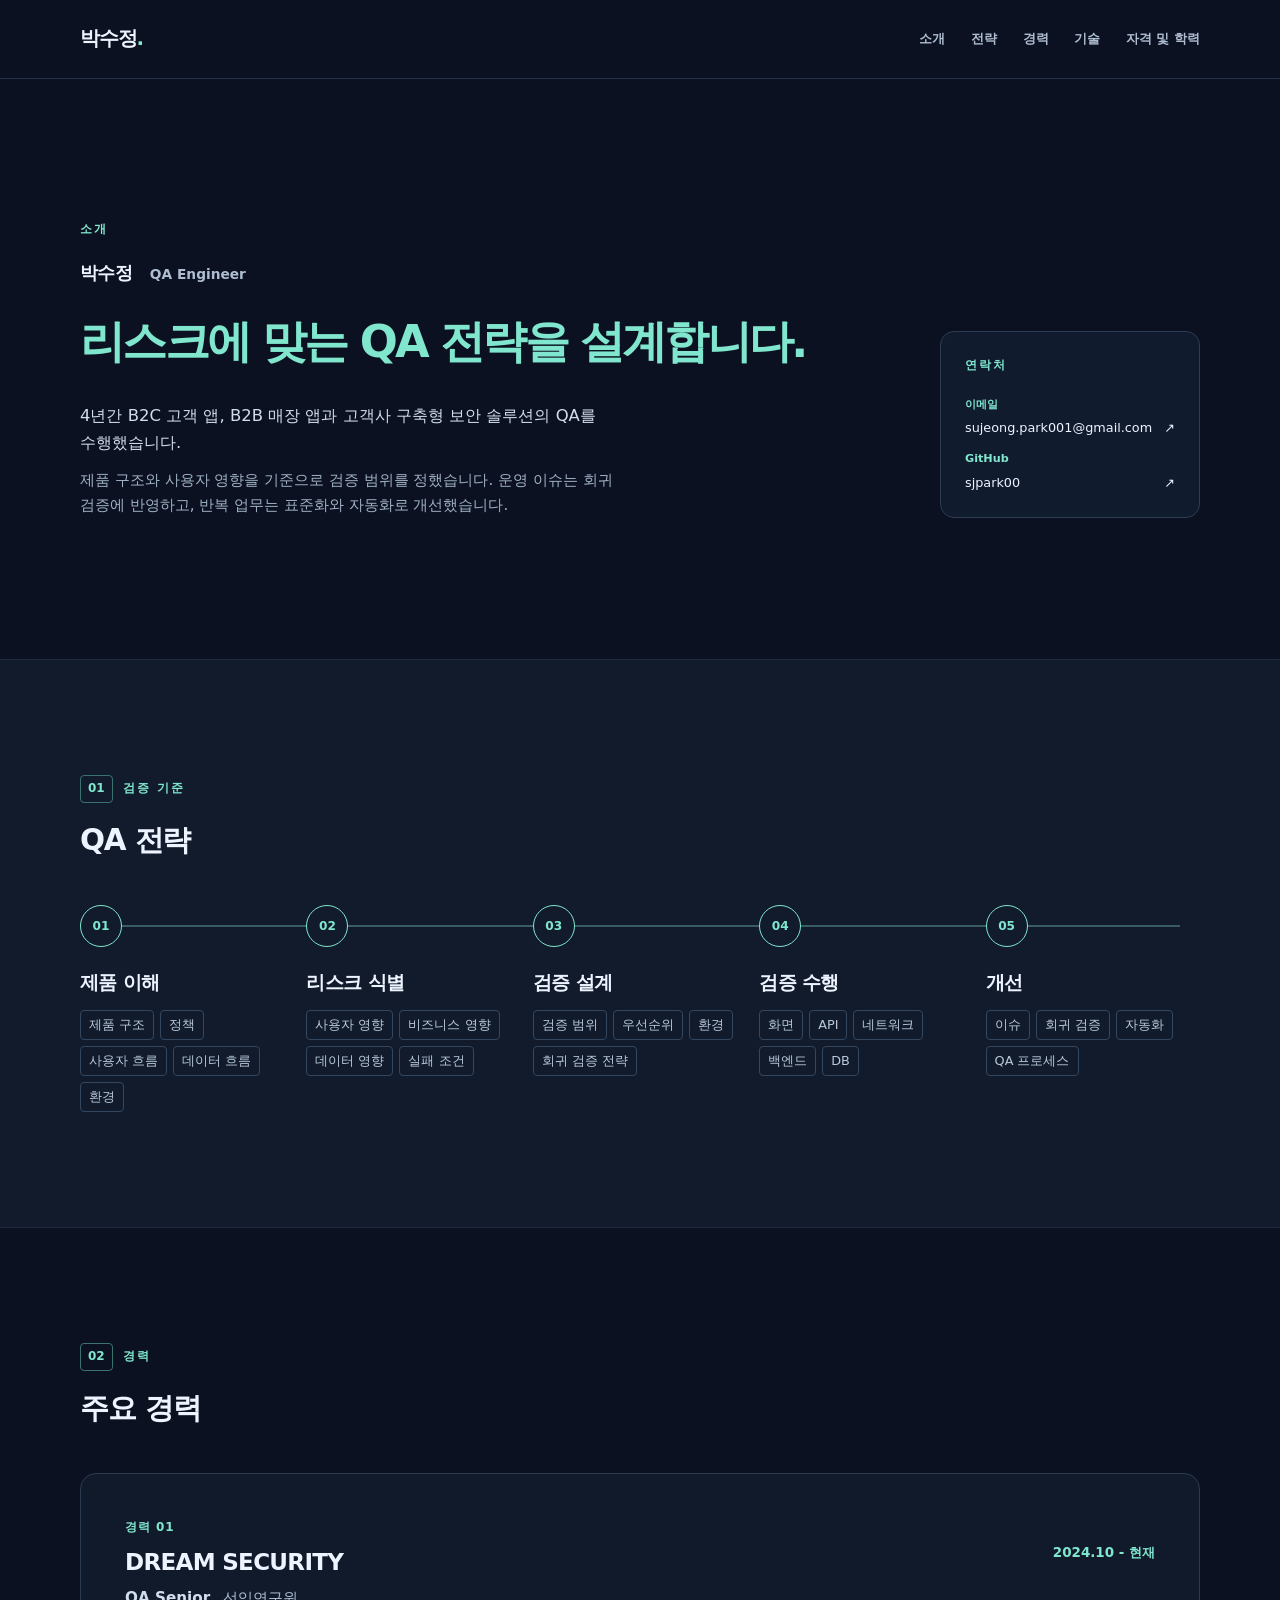
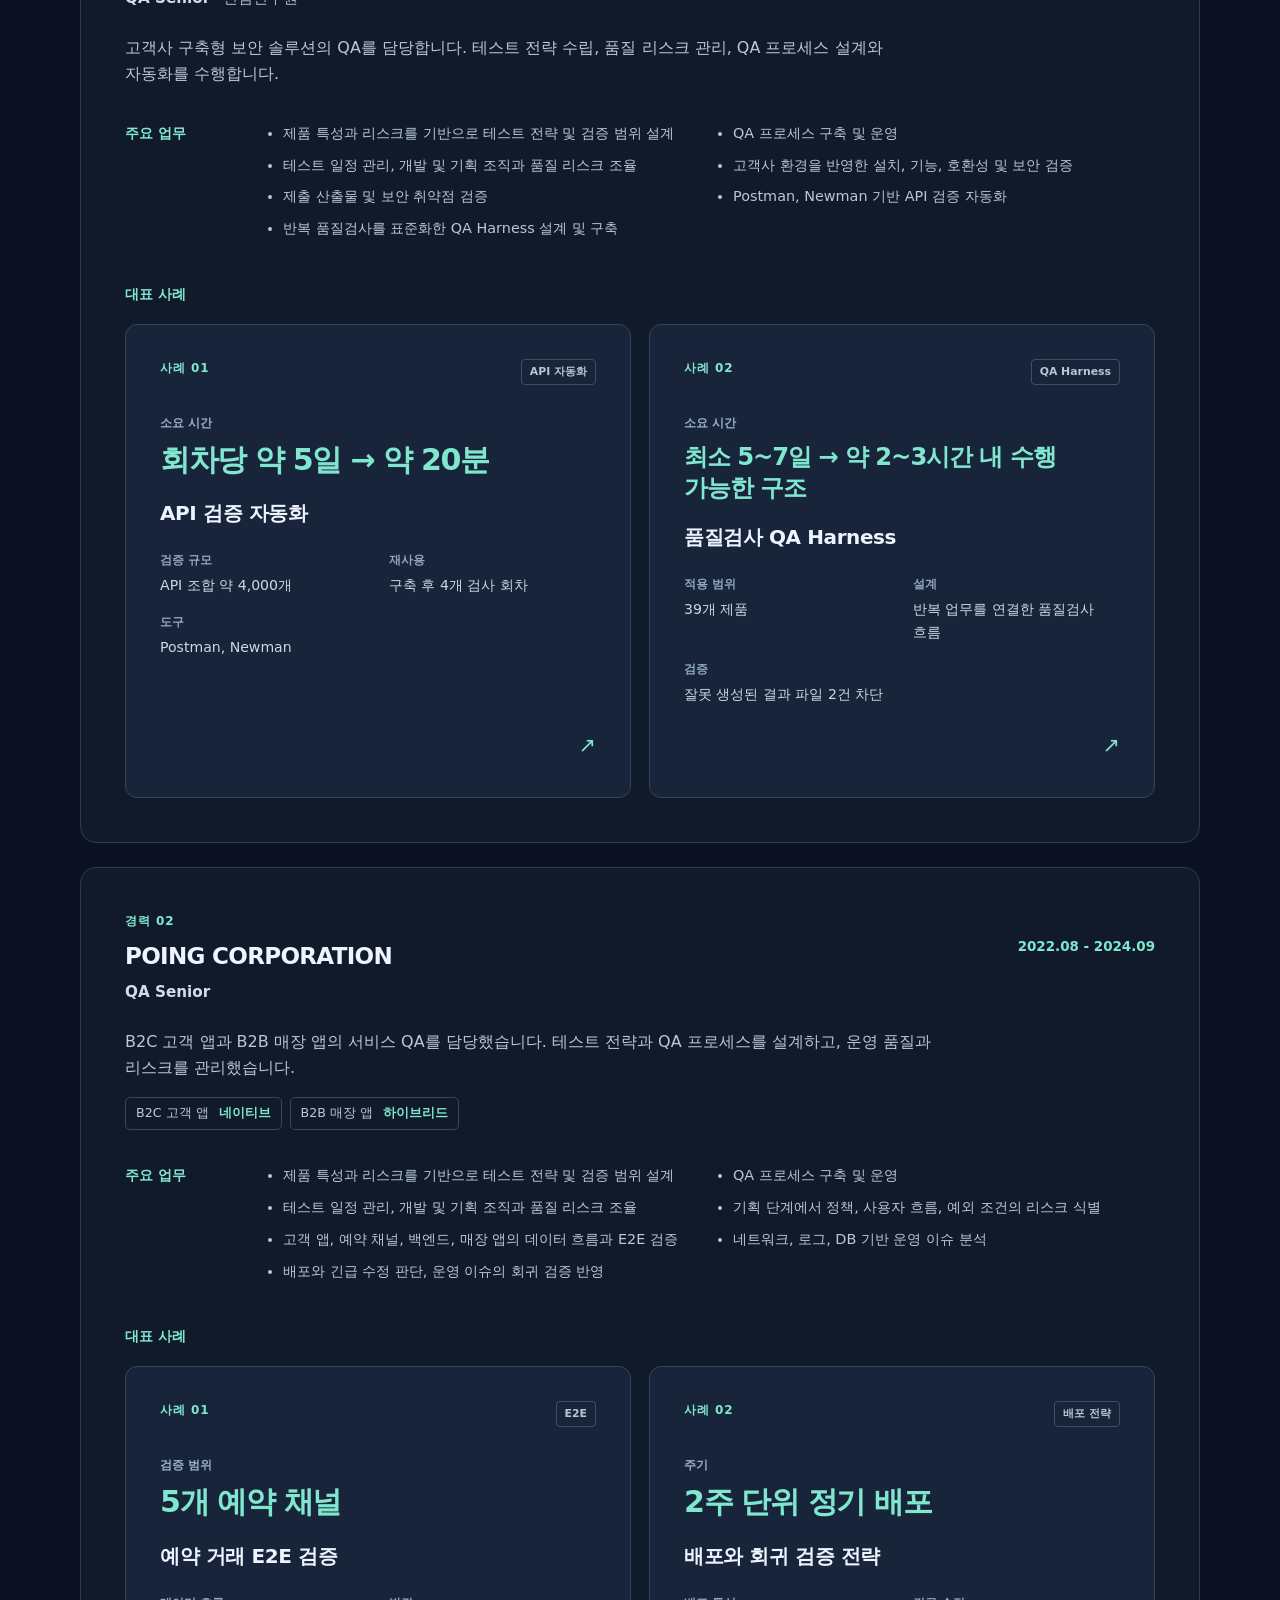
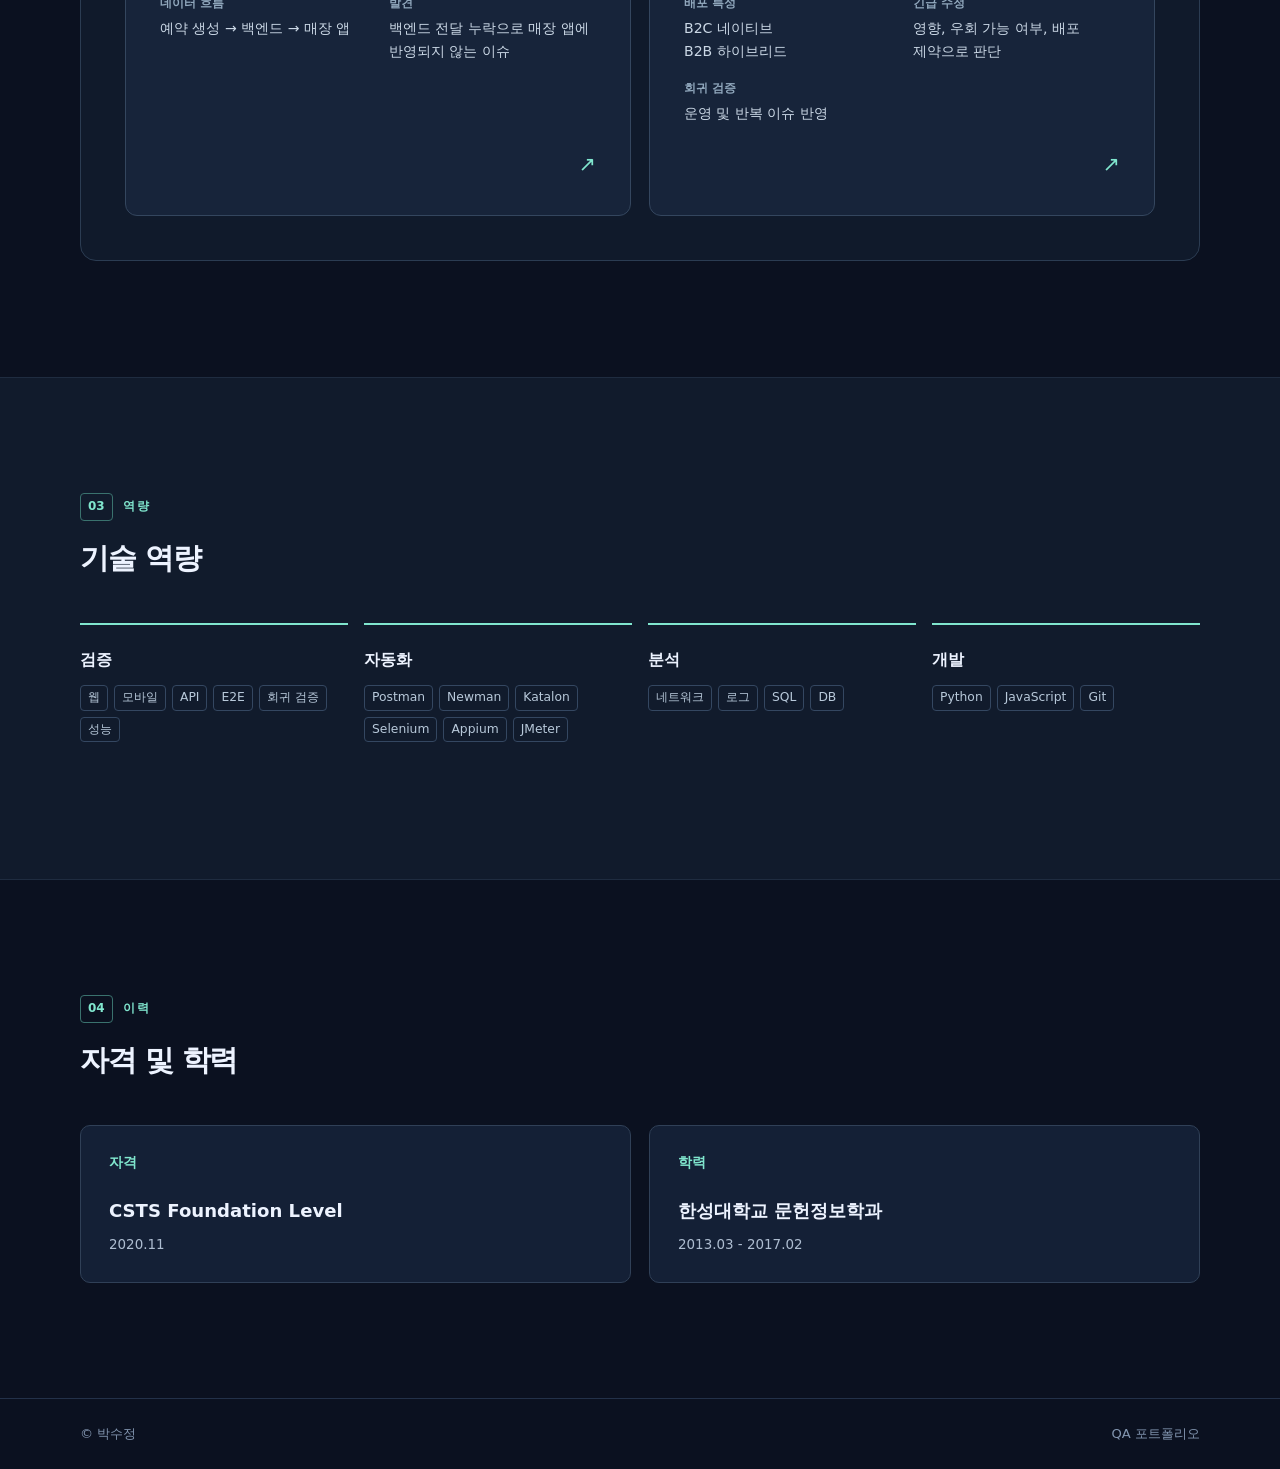
<file: index.html>
<!doctype html>
<html lang="ko">
<head>
  <meta charset="utf-8">
  <meta name="viewport" content="width=device-width, initial-scale=1">
  <meta name="description" content="제품 구조와 사용자 영향을 이해하고 리스크에 맞는 QA 전략을 설계하는 박수정의 포트폴리오">
  <title>박수정 | QA Engineer</title>
  <link rel="stylesheet" href="assets/style.css">
</head>
<body>
  <a class="skip-link" href="#main">본문으로 이동</a>
  <header class="site-header">
    <div class="container header-inner">
      <a class="brand" href="#about" aria-label="박수정 홈">박수정<span>.</span></a>
      <nav class="site-nav" aria-label="주 메뉴">
        <a href="#about">소개</a><a href="#strategy">전략</a><a href="#experience">경력</a><a href="#skills">기술</a><a href="#education">자격 및 학력</a>
      </nav>
    </div>
  </header>

  <main id="main">
    <section class="hero container" id="about" aria-labelledby="hero-title">
      <div class="hero-copy">
        <p class="eyebrow">소개</p>
        <p class="hero-name">박수정 <span>QA Engineer</span></p>
        <h1 id="hero-title"><span>리스크에 맞는 QA 전략을 설계합니다.</span></h1>
        <p class="lead">4년간 B2C 고객 앱, B2B 매장 앱과 고객사 구축형 보안 솔루션의 QA를 수행했습니다.</p>
        <p class="supporting-copy">제품 구조와 사용자 영향을 기준으로 검증 범위를 정했습니다. 운영 이슈는 회귀 검증에 반영하고, 반복 업무는 표준화와 자동화로 개선했습니다.</p>
      </div>
      <aside class="profile-card" aria-label="연락처">
        <p class="eyebrow">연락처</p>
        <div class="profile-links">
          <div><span>이메일</span><a href="mailto:sujeong.park001@gmail.com">sujeong.park001@gmail.com <span aria-hidden="true">↗</span></a></div>
          <div><span>GitHub</span><a href="https://github.com/sjpark00">sjpark00 <span aria-hidden="true">↗</span></a></div>
        </div>
      </aside>
    </section>

    <section class="section section-tint" id="strategy" aria-labelledby="strategy-title">
      <div class="container">
        <div class="section-heading"><p class="eyebrow"><span>01</span>검증 기준</p><h2 id="strategy-title">QA 전략</h2></div>
        <ol class="strategy-flow">
          <li><span class="step-number">01</span><h3>제품 이해</h3><ul class="term-list"><li>제품 구조</li><li>정책</li><li>사용자 흐름</li><li>데이터 흐름</li><li>환경</li></ul></li>
          <li><span class="step-number">02</span><h3>리스크 식별</h3><ul class="term-list"><li>사용자 영향</li><li>비즈니스 영향</li><li>데이터 영향</li><li>실패 조건</li></ul></li>
          <li><span class="step-number">03</span><h3>검증 설계</h3><ul class="term-list"><li>검증 범위</li><li>우선순위</li><li>환경</li><li>회귀 검증 전략</li></ul></li>
          <li><span class="step-number">04</span><h3>검증 수행</h3><ul class="term-list"><li>화면</li><li>API</li><li>네트워크</li><li>백엔드</li><li>DB</li></ul></li>
          <li><span class="step-number">05</span><h3>개선</h3><ul class="term-list"><li>이슈</li><li>회귀 검증</li><li>자동화</li><li>QA 프로세스</li></ul></li>
        </ol>
      </div>
    </section>

    <section class="section container" id="experience" aria-labelledby="experience-title">
      <div class="section-heading"><p class="eyebrow"><span>02</span>경력</p><h2 id="experience-title">주요 경력</h2></div>

      <article class="experience" id="dream-security" aria-labelledby="dream-title">
        <header class="experience-header">
          <div><p class="experience-number">경력 01</p><h3 id="dream-title">DREAM SECURITY</h3><p class="experience-role">QA Senior <span>선임연구원</span></p></div>
          <time class="experience-date">2024.10 - 현재</time>
        </header>
        <p class="experience-summary">고객사 구축형 보안 솔루션의 QA를 담당합니다. 테스트 전략 수립, 품질 리스크 관리, QA 프로세스 설계와 자동화를 수행합니다.</p>
        <div class="responsibilities"><h4>주요 업무</h4><ul>
          <li>제품 특성과 리스크를 기반으로 테스트 전략 및 검증 범위 설계</li>
          <li>QA 프로세스 구축 및 운영</li>
          <li>테스트 일정 관리, 개발 및 기획 조직과 품질 리스크 조율</li>
          <li>고객사 환경을 반영한 설치, 기능, 호환성 및 보안 검증</li>
          <li>제출 산출물 및 보안 취약점 검증</li>
          <li>Postman, Newman 기반 API 검증 자동화</li>
          <li>반복 품질검사를 표준화한 QA Harness 설계 및 구축</li>
        </ul></div>
        <h4 class="cases-heading">대표 사례</h4>
        <div class="case-grid">
          <a class="case-card" href="cases/security-api-automation.html" aria-label="약 4,000개 API 조합을 5일에서 20분으로, 상세 페이지">
            <div class="case-top"><span class="case-index">사례 01</span><span class="case-tag">API 자동화</span></div>
            <dl class="case-feature"><div><dt>소요 시간</dt><dd><strong>회차당 약 5일 → 약 20분</strong></dd></div></dl>
            <h5>API 검증 자동화</h5>
            <dl class="case-details"><div><dt>검증 규모</dt><dd>API 조합 약 4,000개</dd></div><div><dt>재사용</dt><dd>구축 후 4개 검사 회차</dd></div><div><dt>도구</dt><dd>Postman, Newman</dd></div></dl>
            <span class="case-link" aria-hidden="true">↗</span>
          </a>
          <a class="case-card" href="cases/security-qa-harness.html" aria-label="다수 제품의 반복 품질검사를 위한 QA Harness 구축, 상세 페이지">
            <div class="case-top"><span class="case-index">사례 02</span><span class="case-tag">QA Harness</span></div>
            <dl class="case-feature case-feature-long"><div><dt>소요 시간</dt><dd><strong>최소 5~7일 → 약 2~3시간 내 수행 가능한 구조</strong></dd></div></dl>
            <h5>품질검사 QA Harness</h5>
            <dl class="case-details"><div><dt>적용 범위</dt><dd>39개 제품</dd></div><div><dt>설계</dt><dd>반복 업무를 연결한 품질검사 흐름</dd></div><div><dt>검증</dt><dd>잘못 생성된 결과 파일 2건 차단</dd></div></dl>
            <span class="case-link" aria-hidden="true">↗</span>
          </a>
        </div>
      </article>

      <article class="experience" id="poing" aria-labelledby="poing-title">
        <header class="experience-header">
          <div><p class="experience-number">경력 02</p><h3 id="poing-title">POING CORPORATION</h3><p class="experience-role">QA Senior</p></div>
          <time class="experience-date">2022.08 - 2024.09</time>
        </header>
        <p class="experience-summary">B2C 고객 앱과 B2B 매장 앱의 서비스 QA를 담당했습니다. 테스트 전략과 QA 프로세스를 설계하고, 운영 품질과 리스크를 관리했습니다.</p>
        <div class="app-types"><span>B2C 고객 앱 <strong>네이티브</strong></span><span>B2B 매장 앱 <strong>하이브리드</strong></span></div>
        <div class="responsibilities"><h4>주요 업무</h4><ul>
          <li>제품 특성과 리스크를 기반으로 테스트 전략 및 검증 범위 설계</li>
          <li>QA 프로세스 구축 및 운영</li>
          <li>테스트 일정 관리, 개발 및 기획 조직과 품질 리스크 조율</li>
          <li>기획 단계에서 정책, 사용자 흐름, 예외 조건의 리스크 식별</li>
          <li>고객 앱, 예약 채널, 백엔드, 매장 앱의 데이터 흐름과 E2E 검증</li>
          <li>네트워크, 로그, DB 기반 운영 이슈 분석</li>
          <li>배포와 긴급 수정 판단, 운영 이슈의 회귀 검증 반영</li>
        </ul></div>
        <h4 class="cases-heading">대표 사례</h4>
        <div class="case-grid">
          <a class="case-card" href="cases/product-e2e.html" aria-label="5개 예약 채널의 거래를 매장 앱까지 검증, 상세 페이지">
            <div class="case-top"><span class="case-index">사례 01</span><span class="case-tag">E2E</span></div>
            <dl class="case-feature"><div><dt>검증 범위</dt><dd><strong>5개 예약 채널</strong></dd></div></dl>
            <h5>예약 거래 E2E 검증</h5>
            <dl class="case-details"><div><dt>데이터 흐름</dt><dd>예약 생성 → 백엔드 → 매장 앱</dd></div><div><dt>발견</dt><dd>백엔드 전달 누락으로 매장 앱에 반영되지 않는 이슈</dd></div></dl>
            <span class="case-link" aria-hidden="true">↗</span>
          </a>
          <a class="case-card" href="cases/product-release-strategy.html" aria-label="제품 특성에 따른 배포와 회귀 검증 전략, 상세 페이지">
            <div class="case-top"><span class="case-index">사례 02</span><span class="case-tag">배포 전략</span></div>
            <dl class="case-feature"><div><dt>주기</dt><dd><strong>2주 단위 정기 배포</strong></dd></div></dl>
            <h5>배포와 회귀 검증 전략</h5>
            <dl class="case-details"><div><dt>배포 특성</dt><dd>B2C 네이티브<br>B2B 하이브리드</dd></div><div><dt>긴급 수정</dt><dd>영향, 우회 가능 여부, 배포 제약으로 판단</dd></div><div><dt>회귀 검증</dt><dd>운영 및 반복 이슈 반영</dd></div></dl>
            <span class="case-link" aria-hidden="true">↗</span>
          </a>
        </div>
      </article>
    </section>

    <section class="section section-tint" id="skills" aria-labelledby="skills-title"><div class="container">
      <div class="section-heading"><p class="eyebrow"><span>03</span>역량</p><h2 id="skills-title">기술 역량</h2></div>
      <div class="skills-grid">
        <div class="skill-group"><h3>검증</h3><ul class="skill-list"><li>웹</li><li>모바일</li><li>API</li><li>E2E</li><li>회귀 검증</li><li>성능</li></ul></div>
        <div class="skill-group"><h3>자동화</h3><ul class="skill-list"><li>Postman</li><li>Newman</li><li>Katalon</li><li>Selenium</li><li>Appium</li><li>JMeter</li></ul></div>
        <div class="skill-group"><h3>분석</h3><ul class="skill-list"><li>네트워크</li><li>로그</li><li>SQL</li><li>DB</li></ul></div>
        <div class="skill-group"><h3>개발</h3><ul class="skill-list"><li>Python</li><li>JavaScript</li><li>Git</li></ul></div>
      </div>
    </div></section>

    <section class="section container" id="education" aria-labelledby="education-title">
      <div class="section-heading"><p class="eyebrow"><span>04</span>이력</p><h2 id="education-title">자격 및 학력</h2></div>
      <div class="credentials-grid">
        <article class="credential"><h3>자격</h3><p>CSTS Foundation Level</p><time>2020.11</time></article>
        <article class="credential"><h3>학력</h3><p>한성대학교 문헌정보학과</p><time>2013.03 - 2017.02</time></article>
      </div>
    </section>
  </main>
  <footer class="site-footer"><div class="container"><span>© 박수정</span><span>QA 포트폴리오</span></div></footer>
</body>
</html>
</file>
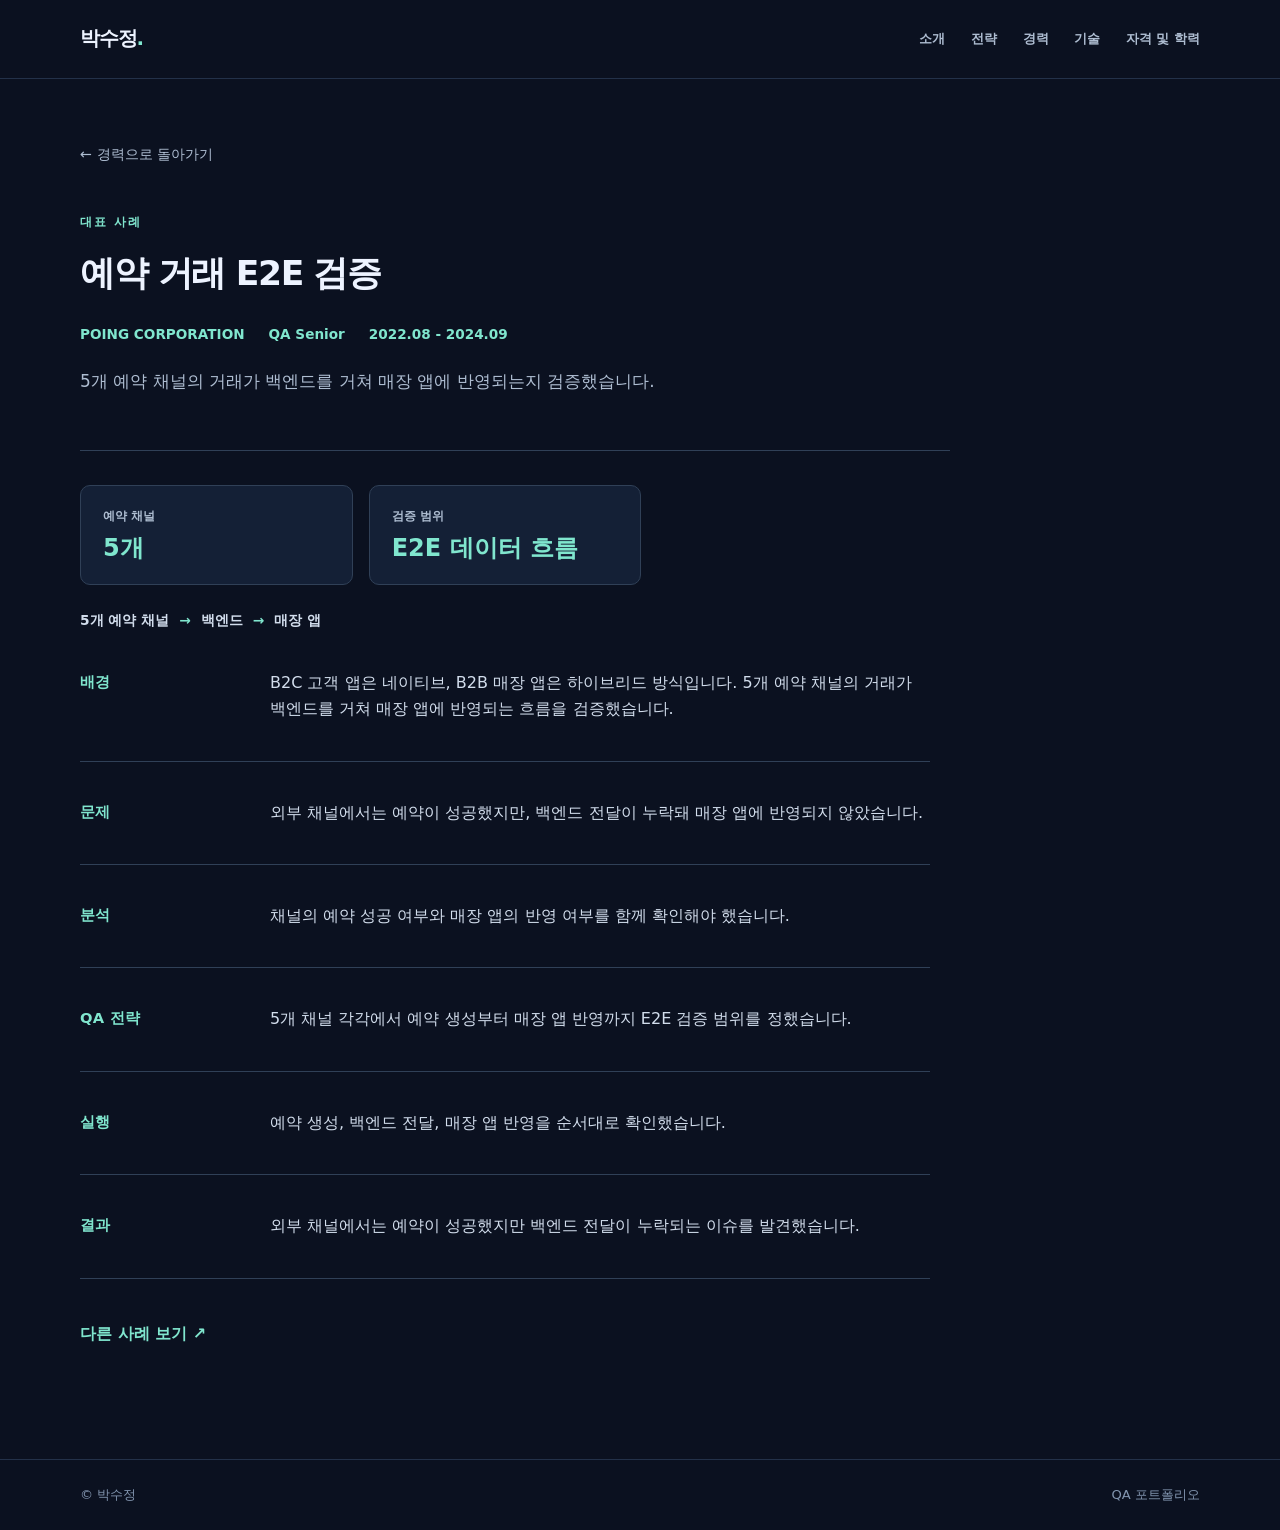
<file: cases/product-e2e.html>
<!doctype html>
<html lang="ko">
<head>
  <meta charset="utf-8">
  <meta name="viewport" content="width=device-width, initial-scale=1">
  <meta name="description" content="5개 예약 채널에서 생성된 거래를 백엔드와 매장 앱까지 검증한 사례">
  <title>예약 거래 E2E 검증 | 박수정 QA 포트폴리오</title>
  <link rel="stylesheet" href="../assets/style.css">
</head>
<body>
  <a class="skip-link" href="#main">본문으로 이동</a>
  <header class="site-header"><div class="container header-inner">
    <a class="brand" href="../index.html" aria-label="박수정 홈">박수정<span>.</span></a>
    <nav class="site-nav" aria-label="주 메뉴"><a href="../index.html#about">소개</a><a href="../index.html#strategy">전략</a><a href="../index.html#experience">경력</a><a href="../index.html#skills">기술</a><a href="../index.html#education">자격 및 학력</a></nav>
  </div></header>
  <main class="container detail-main" id="main">
    <a class="back-link" href="../index.html#poing">← 경력으로 돌아가기</a>
    <header class="detail-header">
      <p class="eyebrow">대표 사례</p>
      <h1>예약 거래 E2E 검증</h1>
      <div class="detail-meta"><span>POING CORPORATION</span><span>QA Senior</span><span>2022.08 - 2024.09</span></div>
      <p>5개 예약 채널의 거래가 백엔드를 거쳐 매장 앱에 반영되는지 검증했습니다.</p>
    </header>
    <dl class="detail-highlights">
      <div><dt>예약 채널</dt><dd>5개</dd></div>
      <div><dt>검증 범위</dt><dd>E2E 데이터 흐름</dd></div>
    </dl>
    <ol class="detail-flow" aria-label="예약 데이터 흐름"><li>5개 예약 채널</li><li>백엔드</li><li>매장 앱</li></ol>
    <div class="detail-content">
    <section class="detail-block" aria-labelledby="block-1"><h2 id="block-1">배경</h2><p>B2C 고객 앱은 네이티브, B2B 매장 앱은 하이브리드 방식입니다. 5개 예약 채널의 거래가 백엔드를 거쳐 매장 앱에 반영되는 흐름을 검증했습니다.</p></section>
    <section class="detail-block" aria-labelledby="block-2"><h2 id="block-2">문제</h2><p>외부 채널에서는 예약이 성공했지만, 백엔드 전달이 누락돼 매장 앱에 반영되지 않았습니다.</p></section>
    <section class="detail-block" aria-labelledby="block-3"><h2 id="block-3">분석</h2><p>채널의 예약 성공 여부와 매장 앱의 반영 여부를 함께 확인해야 했습니다.</p></section>
    <section class="detail-block" aria-labelledby="block-4"><h2 id="block-4">QA 전략</h2><p>5개 채널 각각에서 예약 생성부터 매장 앱 반영까지 E2E 검증 범위를 정했습니다.</p></section>
    <section class="detail-block" aria-labelledby="block-5"><h2 id="block-5">실행</h2><p>예약 생성, 백엔드 전달, 매장 앱 반영을 순서대로 확인했습니다.</p></section>
    <section class="detail-block" aria-labelledby="block-6"><h2 id="block-6">결과</h2><p>외부 채널에서는 예약이 성공했지만 백엔드 전달이 누락되는 이슈를 발견했습니다.</p></section>
    </div>
    <a class="detail-next" href="../index.html#poing">다른 사례 보기 ↗</a>
  </main>
  <footer class="site-footer"><div class="container"><span>© 박수정</span><span>QA 포트폴리오</span></div></footer>
</body>
</html>
</file>
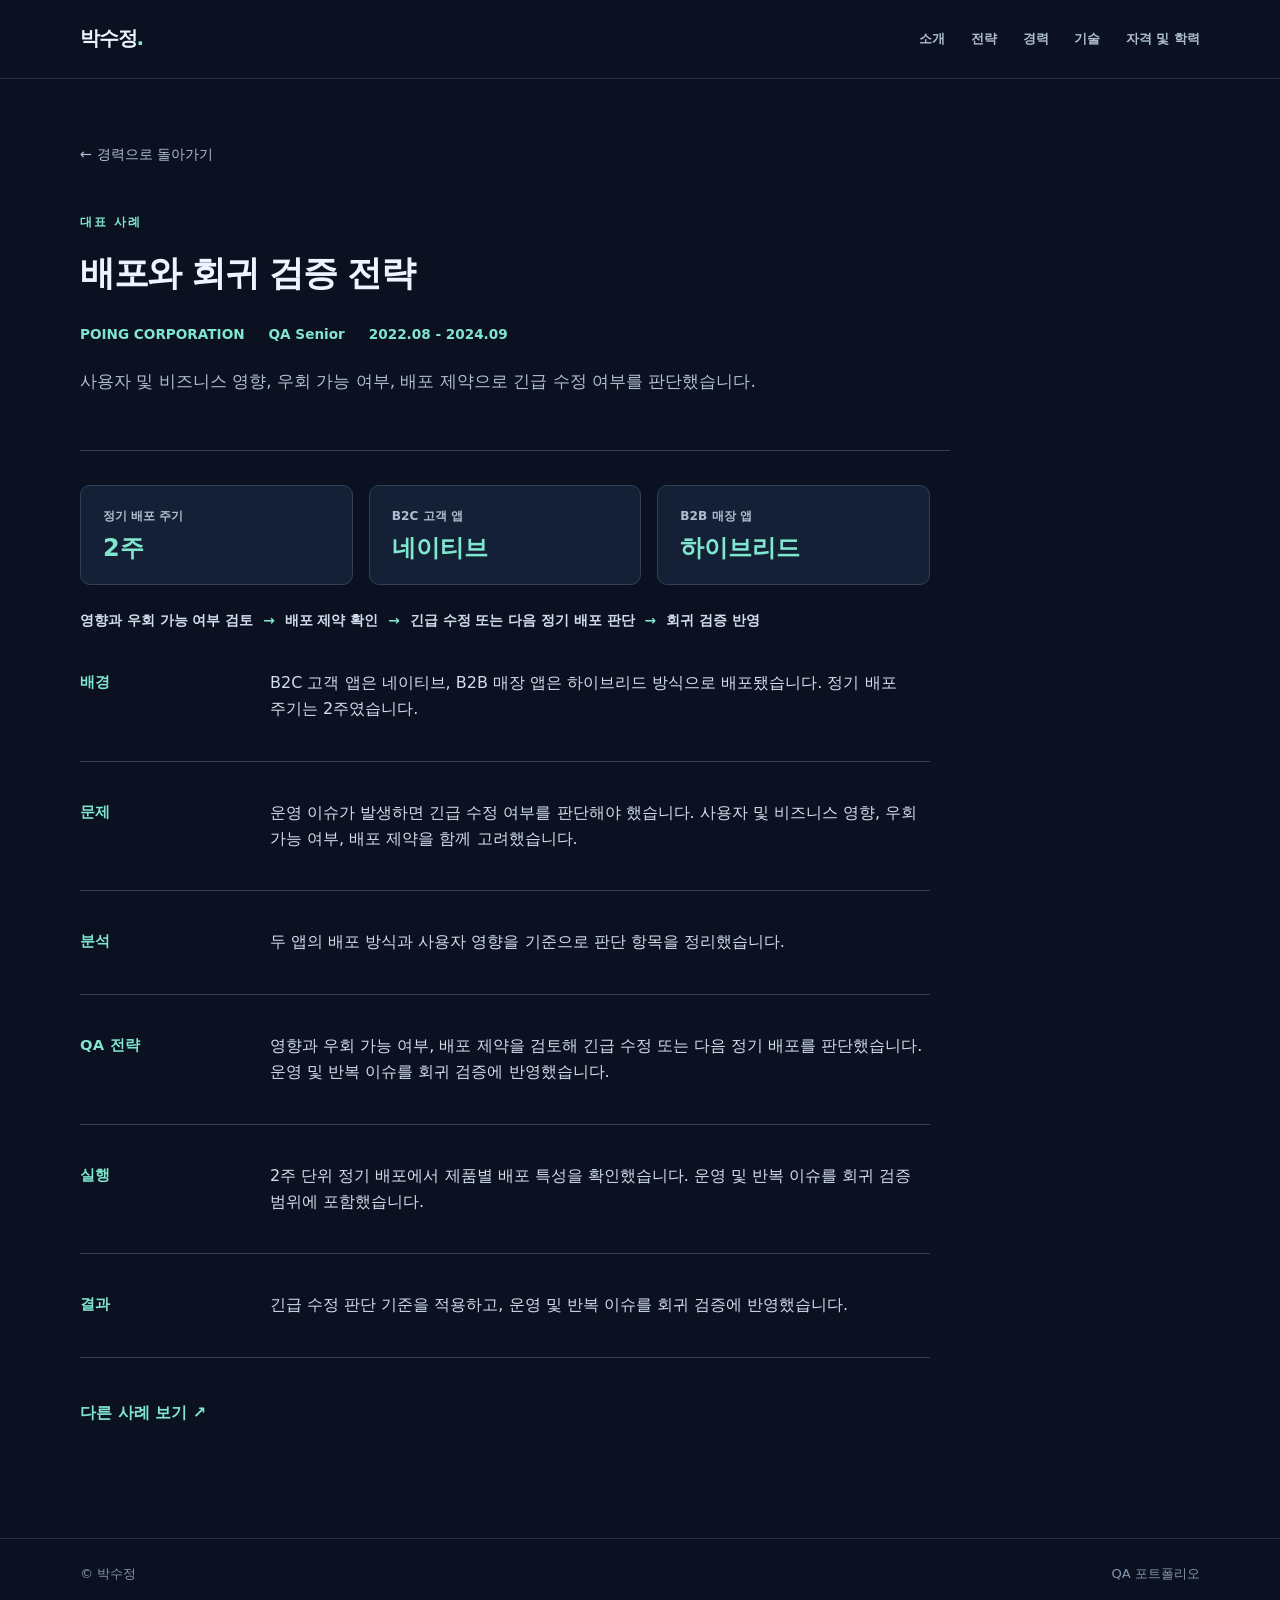
<file: cases/product-release-strategy.html>
<!doctype html>
<html lang="ko">
<head>
  <meta charset="utf-8">
  <meta name="viewport" content="width=device-width, initial-scale=1">
  <meta name="description" content="배포 방식과 사용자 영향을 기준으로 긴급 수정 여부를 판단하고 운영 이슈를 회귀 검증에 반영한 사례">
  <title>배포와 회귀 검증 전략 | 박수정 QA 포트폴리오</title>
  <link rel="stylesheet" href="../assets/style.css">
</head>
<body>
  <a class="skip-link" href="#main">본문으로 이동</a>
  <header class="site-header"><div class="container header-inner">
    <a class="brand" href="../index.html" aria-label="박수정 홈">박수정<span>.</span></a>
    <nav class="site-nav" aria-label="주 메뉴"><a href="../index.html#about">소개</a><a href="../index.html#strategy">전략</a><a href="../index.html#experience">경력</a><a href="../index.html#skills">기술</a><a href="../index.html#education">자격 및 학력</a></nav>
  </div></header>
  <main class="container detail-main" id="main">
    <a class="back-link" href="../index.html#poing">← 경력으로 돌아가기</a>
    <header class="detail-header">
      <p class="eyebrow">대표 사례</p>
      <h1>배포와 회귀 검증 전략</h1>
      <div class="detail-meta"><span>POING CORPORATION</span><span>QA Senior</span><span>2022.08 - 2024.09</span></div>
      <p>사용자 및 비즈니스 영향, 우회 가능 여부, 배포 제약으로 긴급 수정 여부를 판단했습니다.</p>
    </header>
    <dl class="detail-highlights">
      <div><dt>정기 배포 주기</dt><dd>2주</dd></div>
      <div><dt>B2C 고객 앱</dt><dd>네이티브</dd></div>
      <div><dt>B2B 매장 앱</dt><dd>하이브리드</dd></div>
    </dl>
    <ol class="detail-flow" aria-label="배포 판단 흐름"><li>영향과 우회 가능 여부 검토</li><li>배포 제약 확인</li><li>긴급 수정 또는 다음 정기 배포 판단</li><li>회귀 검증 반영</li></ol>
    <div class="detail-content">
    <section class="detail-block" aria-labelledby="block-1"><h2 id="block-1">배경</h2><p>B2C 고객 앱은 네이티브, B2B 매장 앱은 하이브리드 방식으로 배포됐습니다. 정기 배포 주기는 2주였습니다.</p></section>
    <section class="detail-block" aria-labelledby="block-2"><h2 id="block-2">문제</h2><p>운영 이슈가 발생하면 긴급 수정 여부를 판단해야 했습니다. 사용자 및 비즈니스 영향, 우회 가능 여부, 배포 제약을 함께 고려했습니다.</p></section>
    <section class="detail-block" aria-labelledby="block-3"><h2 id="block-3">분석</h2><p>두 앱의 배포 방식과 사용자 영향을 기준으로 판단 항목을 정리했습니다.</p></section>
    <section class="detail-block" aria-labelledby="block-4"><h2 id="block-4">QA 전략</h2><p>영향과 우회 가능 여부, 배포 제약을 검토해 긴급 수정 또는 다음 정기 배포를 판단했습니다. 운영 및 반복 이슈를 회귀 검증에 반영했습니다.</p></section>
    <section class="detail-block" aria-labelledby="block-5"><h2 id="block-5">실행</h2><p>2주 단위 정기 배포에서 제품별 배포 특성을 확인했습니다. 운영 및 반복 이슈를 회귀 검증 범위에 포함했습니다.</p></section>
    <section class="detail-block" aria-labelledby="block-6"><h2 id="block-6">결과</h2><p>긴급 수정 판단 기준을 적용하고, 운영 및 반복 이슈를 회귀 검증에 반영했습니다.</p></section>
    </div>
    <a class="detail-next" href="../index.html#poing">다른 사례 보기 ↗</a>
  </main>
  <footer class="site-footer"><div class="container"><span>© 박수정</span><span>QA 포트폴리오</span></div></footer>
</body>
</html>
</file>
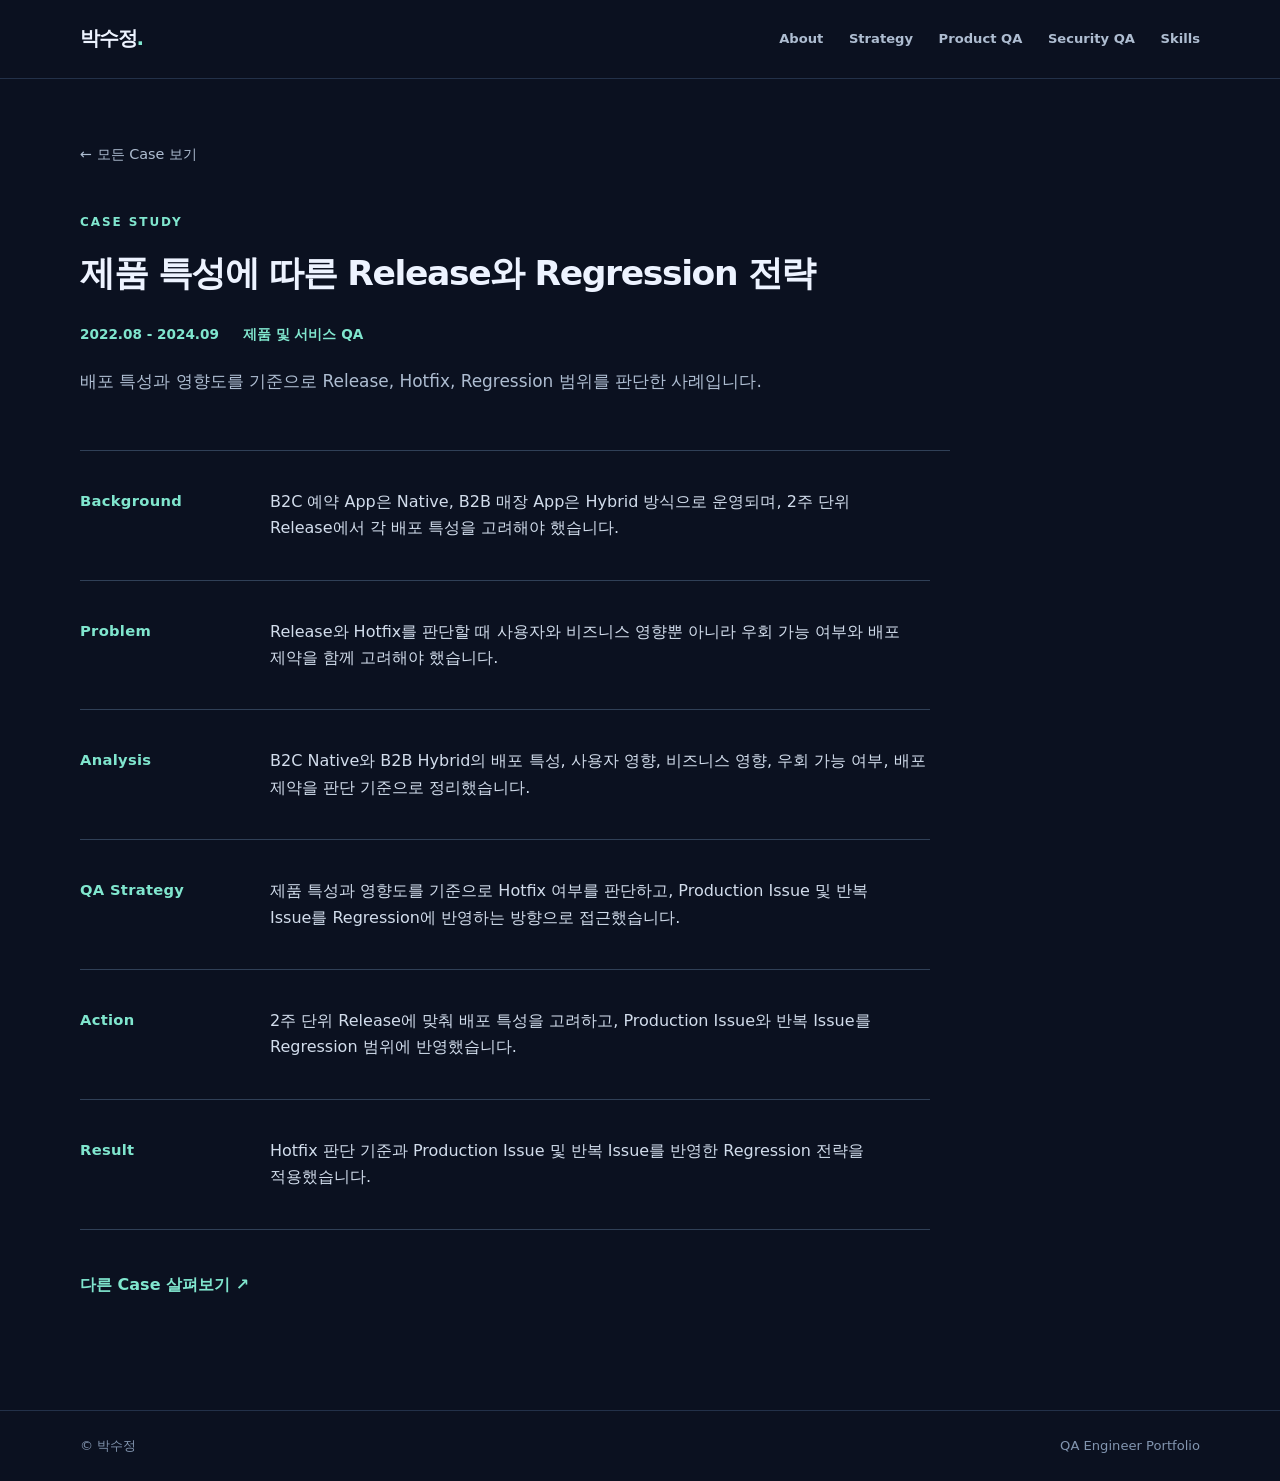
<file: cases/product-release.html>
<!doctype html>
<html lang="ko">
<head>
  <meta charset="utf-8">
  <meta name="viewport" content="width=device-width, initial-scale=1">
  <meta name="description" content="제품 특성에 따른 Release와 Regression 전략 사례">
  <title>제품 특성에 따른 Release와 Regression 전략 | 박수정 QA Portfolio</title>
  <link rel="stylesheet" href="../assets/style.css">
</head>
<body>
  <a class="skip-link" href="#main">본문으로 이동</a>
  <header class="site-header"><div class="container header-inner">
    <a class="brand" href="../index.html" aria-label="박수정 홈">박수정<span>.</span></a>
    <nav class="site-nav" aria-label="주 메뉴"><a href="../index.html#about">About</a><a href="../index.html#strategy">Strategy</a><a href="../index.html#product">Product QA</a><a href="../index.html#security">Security QA</a><a href="../index.html#skills">Skills</a></nav>
  </div></header>
  <main class="container detail-main" id="main">
    <a class="back-link" href="../index.html#product">← 모든 Case 보기</a>
    <header class="detail-header">
      <p class="eyebrow">Case Study</p>
      <h1>제품 특성에 따른 Release와 Regression 전략</h1>
      <div class="detail-meta"><span>2022.08 - 2024.09</span><span>제품 및 서비스 QA</span></div>
      <p>배포 특성과 영향도를 기준으로 Release, Hotfix, Regression 범위를 판단한 사례입니다.</p>
    </header>
    <div class="detail-content">
    <section class="detail-block" aria-labelledby="block-1"><h2 id="block-1">Background</h2><p>B2C 예약 App은 Native, B2B 매장 App은 Hybrid 방식으로 운영되며, 2주 단위 Release에서 각 배포 특성을 고려해야 했습니다.</p></section>
    <section class="detail-block" aria-labelledby="block-2"><h2 id="block-2">Problem</h2><p>Release와 Hotfix를 판단할 때 사용자와 비즈니스 영향뿐 아니라 우회 가능 여부와 배포 제약을 함께 고려해야 했습니다.</p></section>
    <section class="detail-block" aria-labelledby="block-3"><h2 id="block-3">Analysis</h2><p>B2C Native와 B2B Hybrid의 배포 특성, 사용자 영향, 비즈니스 영향, 우회 가능 여부, 배포 제약을 판단 기준으로 정리했습니다.</p></section>
    <section class="detail-block" aria-labelledby="block-4"><h2 id="block-4">QA Strategy</h2><p>제품 특성과 영향도를 기준으로 Hotfix 여부를 판단하고, Production Issue 및 반복 Issue를 Regression에 반영하는 방향으로 접근했습니다.</p></section>
    <section class="detail-block" aria-labelledby="block-5"><h2 id="block-5">Action</h2><p>2주 단위 Release에 맞춰 배포 특성을 고려하고, Production Issue와 반복 Issue를 Regression 범위에 반영했습니다.</p></section>
    <section class="detail-block" aria-labelledby="block-6"><h2 id="block-6">Result</h2><p>Hotfix 판단 기준과 Production Issue 및 반복 Issue를 반영한 Regression 전략을 적용했습니다.</p></section>
    </div>
    <a class="detail-next" href="../index.html#product">다른 Case 살펴보기 ↗</a>
  </main>
  <footer class="site-footer"><div class="container"><span>© 박수정</span><span>QA Engineer Portfolio</span></div></footer>
</body>
</html>
</file>
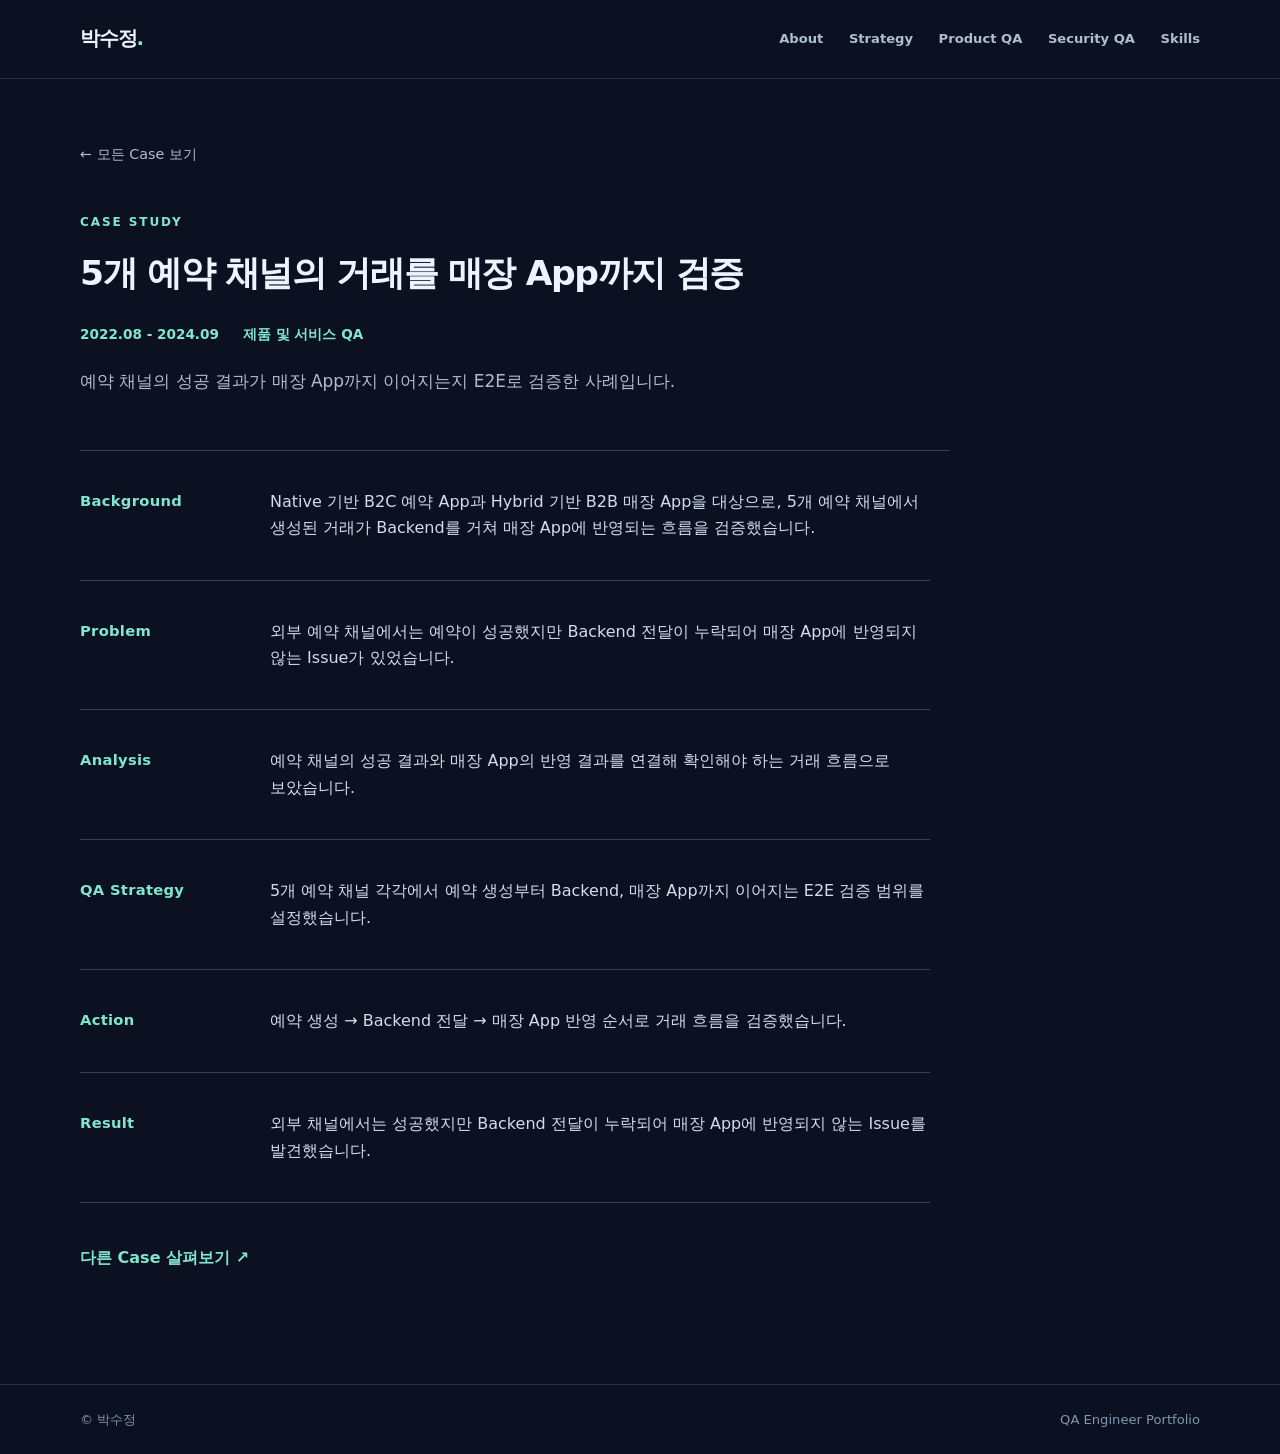
<file: cases/product-reservation.html>
<!doctype html>
<html lang="ko">
<head>
  <meta charset="utf-8">
  <meta name="viewport" content="width=device-width, initial-scale=1">
  <meta name="description" content="5개 예약 채널의 거래를 매장 App까지 검증 사례">
  <title>5개 예약 채널의 거래를 매장 App까지 검증 | 박수정 QA Portfolio</title>
  <link rel="stylesheet" href="../assets/style.css">
</head>
<body>
  <a class="skip-link" href="#main">본문으로 이동</a>
  <header class="site-header"><div class="container header-inner">
    <a class="brand" href="../index.html" aria-label="박수정 홈">박수정<span>.</span></a>
    <nav class="site-nav" aria-label="주 메뉴"><a href="../index.html#about">About</a><a href="../index.html#strategy">Strategy</a><a href="../index.html#product">Product QA</a><a href="../index.html#security">Security QA</a><a href="../index.html#skills">Skills</a></nav>
  </div></header>
  <main class="container detail-main" id="main">
    <a class="back-link" href="../index.html#product">← 모든 Case 보기</a>
    <header class="detail-header">
      <p class="eyebrow">Case Study</p>
      <h1>5개 예약 채널의 거래를 매장 App까지 검증</h1>
      <div class="detail-meta"><span>2022.08 - 2024.09</span><span>제품 및 서비스 QA</span></div>
      <p>예약 채널의 성공 결과가 매장 App까지 이어지는지 E2E로 검증한 사례입니다.</p>
    </header>
    <div class="detail-content">
    <section class="detail-block" aria-labelledby="block-1"><h2 id="block-1">Background</h2><p>Native 기반 B2C 예약 App과 Hybrid 기반 B2B 매장 App을 대상으로, 5개 예약 채널에서 생성된 거래가 Backend를 거쳐 매장 App에 반영되는 흐름을 검증했습니다.</p></section>
    <section class="detail-block" aria-labelledby="block-2"><h2 id="block-2">Problem</h2><p>외부 예약 채널에서는 예약이 성공했지만 Backend 전달이 누락되어 매장 App에 반영되지 않는 Issue가 있었습니다.</p></section>
    <section class="detail-block" aria-labelledby="block-3"><h2 id="block-3">Analysis</h2><p>예약 채널의 성공 결과와 매장 App의 반영 결과를 연결해 확인해야 하는 거래 흐름으로 보았습니다.</p></section>
    <section class="detail-block" aria-labelledby="block-4"><h2 id="block-4">QA Strategy</h2><p>5개 예약 채널 각각에서 예약 생성부터 Backend, 매장 App까지 이어지는 E2E 검증 범위를 설정했습니다.</p></section>
    <section class="detail-block" aria-labelledby="block-5"><h2 id="block-5">Action</h2><p>예약 생성 → Backend 전달 → 매장 App 반영 순서로 거래 흐름을 검증했습니다.</p></section>
    <section class="detail-block" aria-labelledby="block-6"><h2 id="block-6">Result</h2><p>외부 채널에서는 성공했지만 Backend 전달이 누락되어 매장 App에 반영되지 않는 Issue를 발견했습니다.</p></section>
    </div>
    <a class="detail-next" href="../index.html#product">다른 Case 살펴보기 ↗</a>
  </main>
  <footer class="site-footer"><div class="container"><span>© 박수정</span><span>QA Engineer Portfolio</span></div></footer>
</body>
</html>
</file>
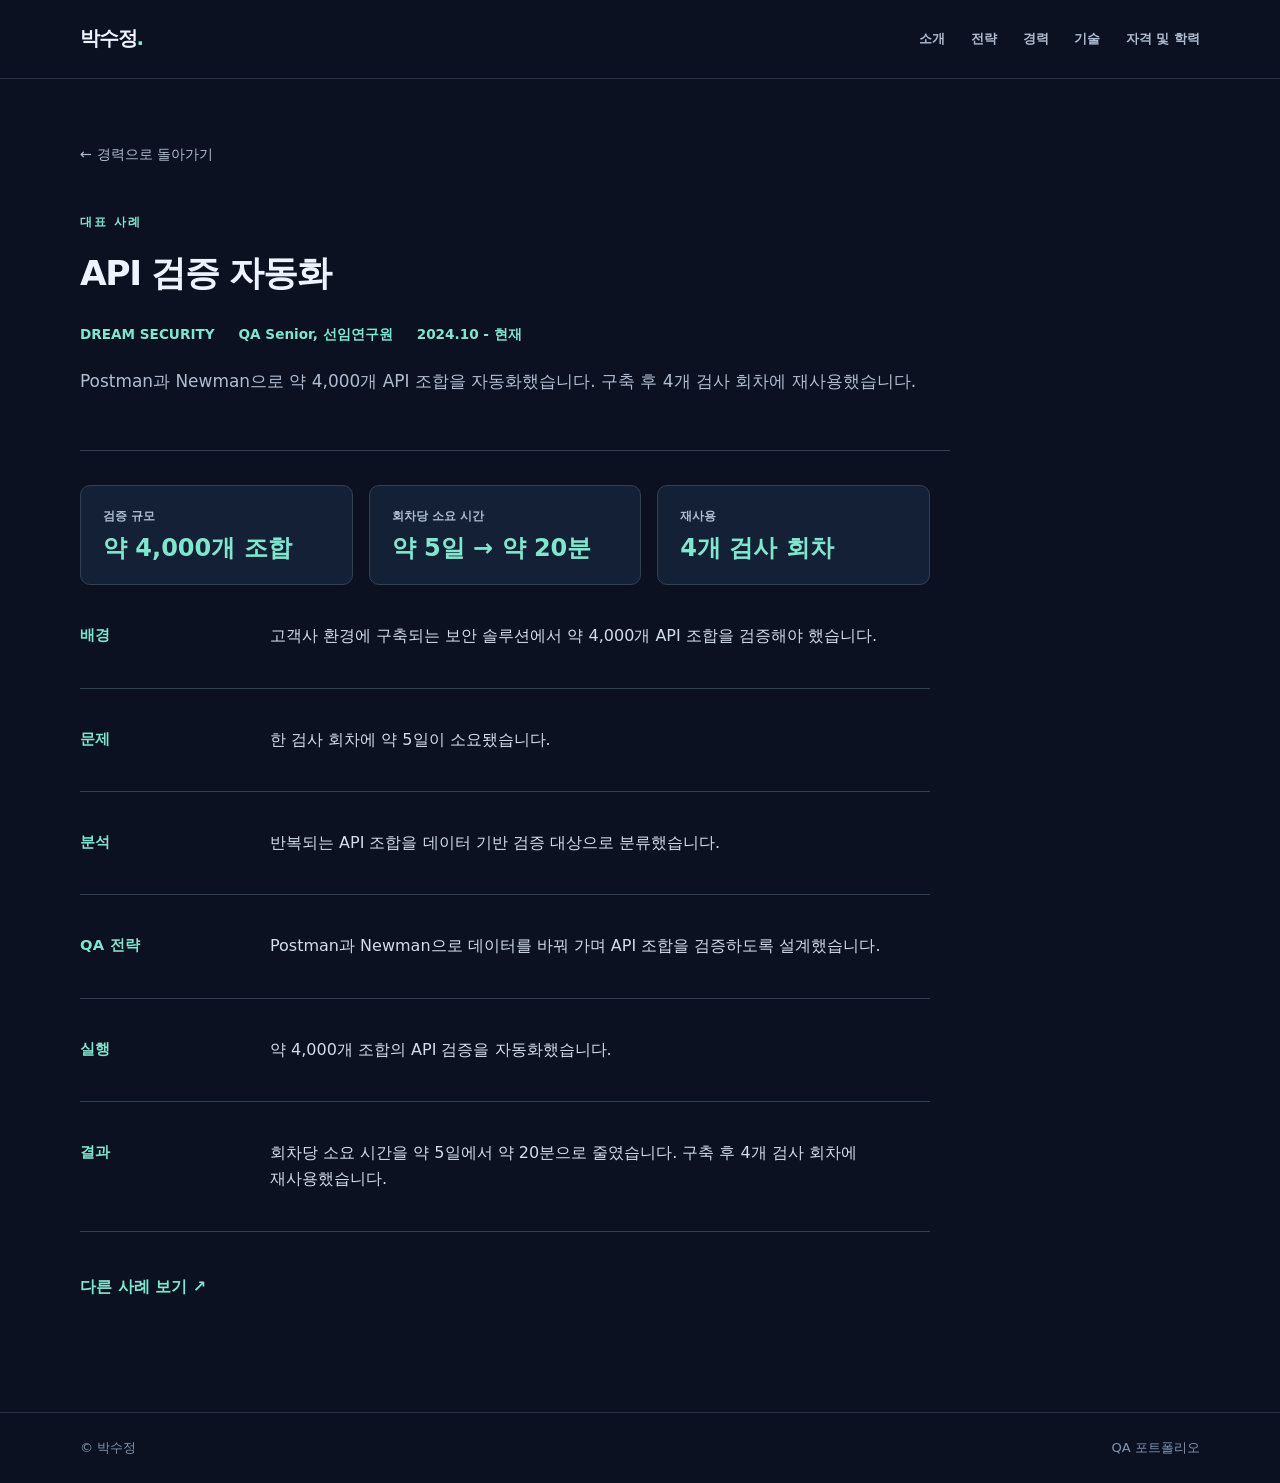
<file: cases/security-api-automation.html>
<!doctype html>
<html lang="ko">
<head>
  <meta charset="utf-8">
  <meta name="viewport" content="width=device-width, initial-scale=1">
  <meta name="description" content="약 4,000개 API 조합의 검증을 자동화해 회차당 소요 시간을 약 5일에서 약 20분으로 줄인 사례">
  <title>API 검증 자동화 | 박수정 QA 포트폴리오</title>
  <link rel="stylesheet" href="../assets/style.css">
</head>
<body>
  <a class="skip-link" href="#main">본문으로 이동</a>
  <header class="site-header"><div class="container header-inner">
    <a class="brand" href="../index.html" aria-label="박수정 홈">박수정<span>.</span></a>
    <nav class="site-nav" aria-label="주 메뉴"><a href="../index.html#about">소개</a><a href="../index.html#strategy">전략</a><a href="../index.html#experience">경력</a><a href="../index.html#skills">기술</a><a href="../index.html#education">자격 및 학력</a></nav>
  </div></header>
  <main class="container detail-main" id="main">
    <a class="back-link" href="../index.html#dream-security">← 경력으로 돌아가기</a>
    <header class="detail-header">
      <p class="eyebrow">대표 사례</p>
      <h1>API 검증 자동화</h1>
      <div class="detail-meta"><span>DREAM SECURITY</span><span>QA Senior, 선임연구원</span><span>2024.10 - 현재</span></div>
      <p>Postman과 Newman으로 약 4,000개 API 조합을 자동화했습니다. 구축 후 4개 검사 회차에 재사용했습니다.</p>
    </header>
    <dl class="detail-highlights">
      <div><dt>검증 규모</dt><dd>약 4,000개 조합</dd></div>
      <div><dt>회차당 소요 시간</dt><dd>약 5일 → 약 20분</dd></div>
      <div><dt>재사용</dt><dd>4개 검사 회차</dd></div>
    </dl>
    <div class="detail-content">
    <section class="detail-block" aria-labelledby="block-1"><h2 id="block-1">배경</h2><p>고객사 환경에 구축되는 보안 솔루션에서 약 4,000개 API 조합을 검증해야 했습니다.</p></section>
    <section class="detail-block" aria-labelledby="block-2"><h2 id="block-2">문제</h2><p>한 검사 회차에 약 5일이 소요됐습니다.</p></section>
    <section class="detail-block" aria-labelledby="block-3"><h2 id="block-3">분석</h2><p>반복되는 API 조합을 데이터 기반 검증 대상으로 분류했습니다.</p></section>
    <section class="detail-block" aria-labelledby="block-4"><h2 id="block-4">QA 전략</h2><p>Postman과 Newman으로 데이터를 바꿔 가며 API 조합을 검증하도록 설계했습니다.</p></section>
    <section class="detail-block" aria-labelledby="block-5"><h2 id="block-5">실행</h2><p>약 4,000개 조합의 API 검증을 자동화했습니다.</p></section>
    <section class="detail-block" aria-labelledby="block-6"><h2 id="block-6">결과</h2><p>회차당 소요 시간을 약 5일에서 약 20분으로 줄였습니다. 구축 후 4개 검사 회차에 재사용했습니다.</p></section>
    </div>
    <a class="detail-next" href="../index.html#dream-security">다른 사례 보기 ↗</a>
  </main>
  <footer class="site-footer"><div class="container"><span>© 박수정</span><span>QA 포트폴리오</span></div></footer>
</body>
</html>
</file>
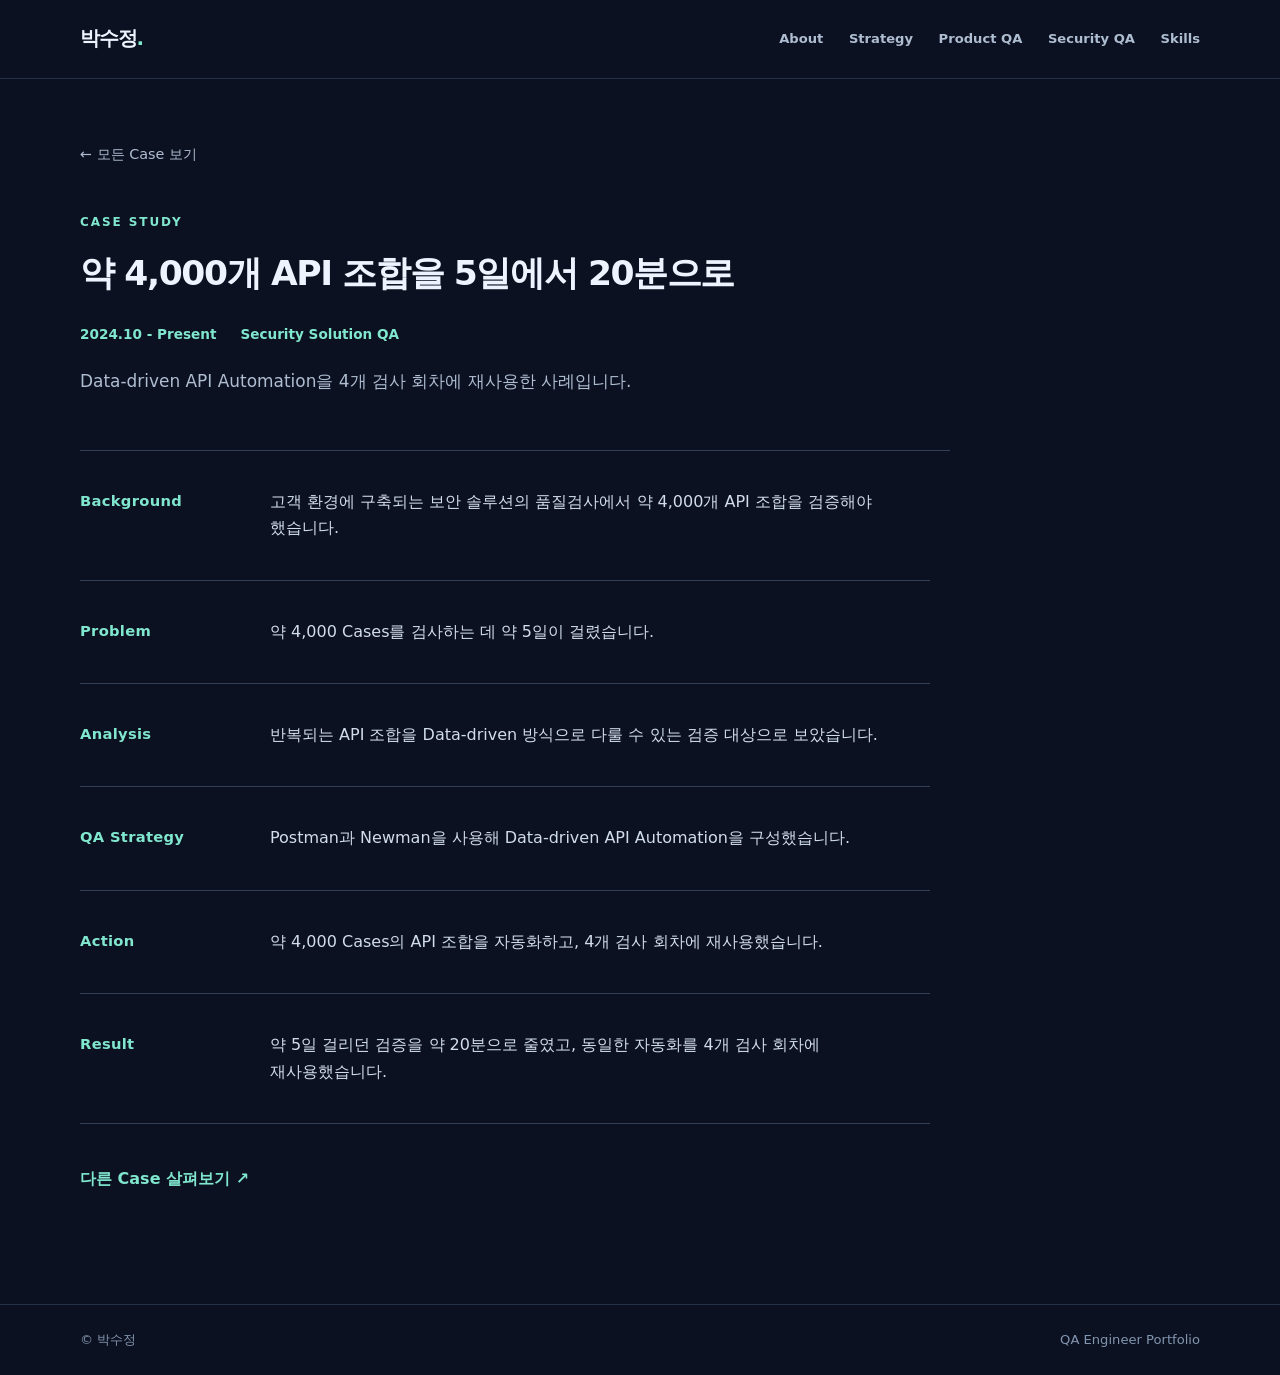
<file: cases/security-api.html>
<!doctype html>
<html lang="ko">
<head>
  <meta charset="utf-8">
  <meta name="viewport" content="width=device-width, initial-scale=1">
  <meta name="description" content="약 4,000개 API 조합을 5일에서 20분으로 사례">
  <title>약 4,000개 API 조합을 5일에서 20분으로 | 박수정 QA Portfolio</title>
  <link rel="stylesheet" href="../assets/style.css">
</head>
<body>
  <a class="skip-link" href="#main">본문으로 이동</a>
  <header class="site-header"><div class="container header-inner">
    <a class="brand" href="../index.html" aria-label="박수정 홈">박수정<span>.</span></a>
    <nav class="site-nav" aria-label="주 메뉴"><a href="../index.html#about">About</a><a href="../index.html#strategy">Strategy</a><a href="../index.html#product">Product QA</a><a href="../index.html#security">Security QA</a><a href="../index.html#skills">Skills</a></nav>
  </div></header>
  <main class="container detail-main" id="main">
    <a class="back-link" href="../index.html#security">← 모든 Case 보기</a>
    <header class="detail-header">
      <p class="eyebrow">Case Study</p>
      <h1>약 4,000개 API 조합을 5일에서 20분으로</h1>
      <div class="detail-meta"><span>2024.10 - Present</span><span>Security Solution QA</span></div>
      <p>Data-driven API Automation을 4개 검사 회차에 재사용한 사례입니다.</p>
    </header>
    <div class="detail-content">
    <section class="detail-block" aria-labelledby="block-1"><h2 id="block-1">Background</h2><p>고객 환경에 구축되는 보안 솔루션의 품질검사에서 약 4,000개 API 조합을 검증해야 했습니다.</p></section>
    <section class="detail-block" aria-labelledby="block-2"><h2 id="block-2">Problem</h2><p>약 4,000 Cases를 검사하는 데 약 5일이 걸렸습니다.</p></section>
    <section class="detail-block" aria-labelledby="block-3"><h2 id="block-3">Analysis</h2><p>반복되는 API 조합을 Data-driven 방식으로 다룰 수 있는 검증 대상으로 보았습니다.</p></section>
    <section class="detail-block" aria-labelledby="block-4"><h2 id="block-4">QA Strategy</h2><p>Postman과 Newman을 사용해 Data-driven API Automation을 구성했습니다.</p></section>
    <section class="detail-block" aria-labelledby="block-5"><h2 id="block-5">Action</h2><p>약 4,000 Cases의 API 조합을 자동화하고, 4개 검사 회차에 재사용했습니다.</p></section>
    <section class="detail-block" aria-labelledby="block-6"><h2 id="block-6">Result</h2><p>약 5일 걸리던 검증을 약 20분으로 줄였고, 동일한 자동화를 4개 검사 회차에 재사용했습니다.</p></section>
    </div>
    <a class="detail-next" href="../index.html#security">다른 Case 살펴보기 ↗</a>
  </main>
  <footer class="site-footer"><div class="container"><span>© 박수정</span><span>QA Engineer Portfolio</span></div></footer>
</body>
</html>
</file>
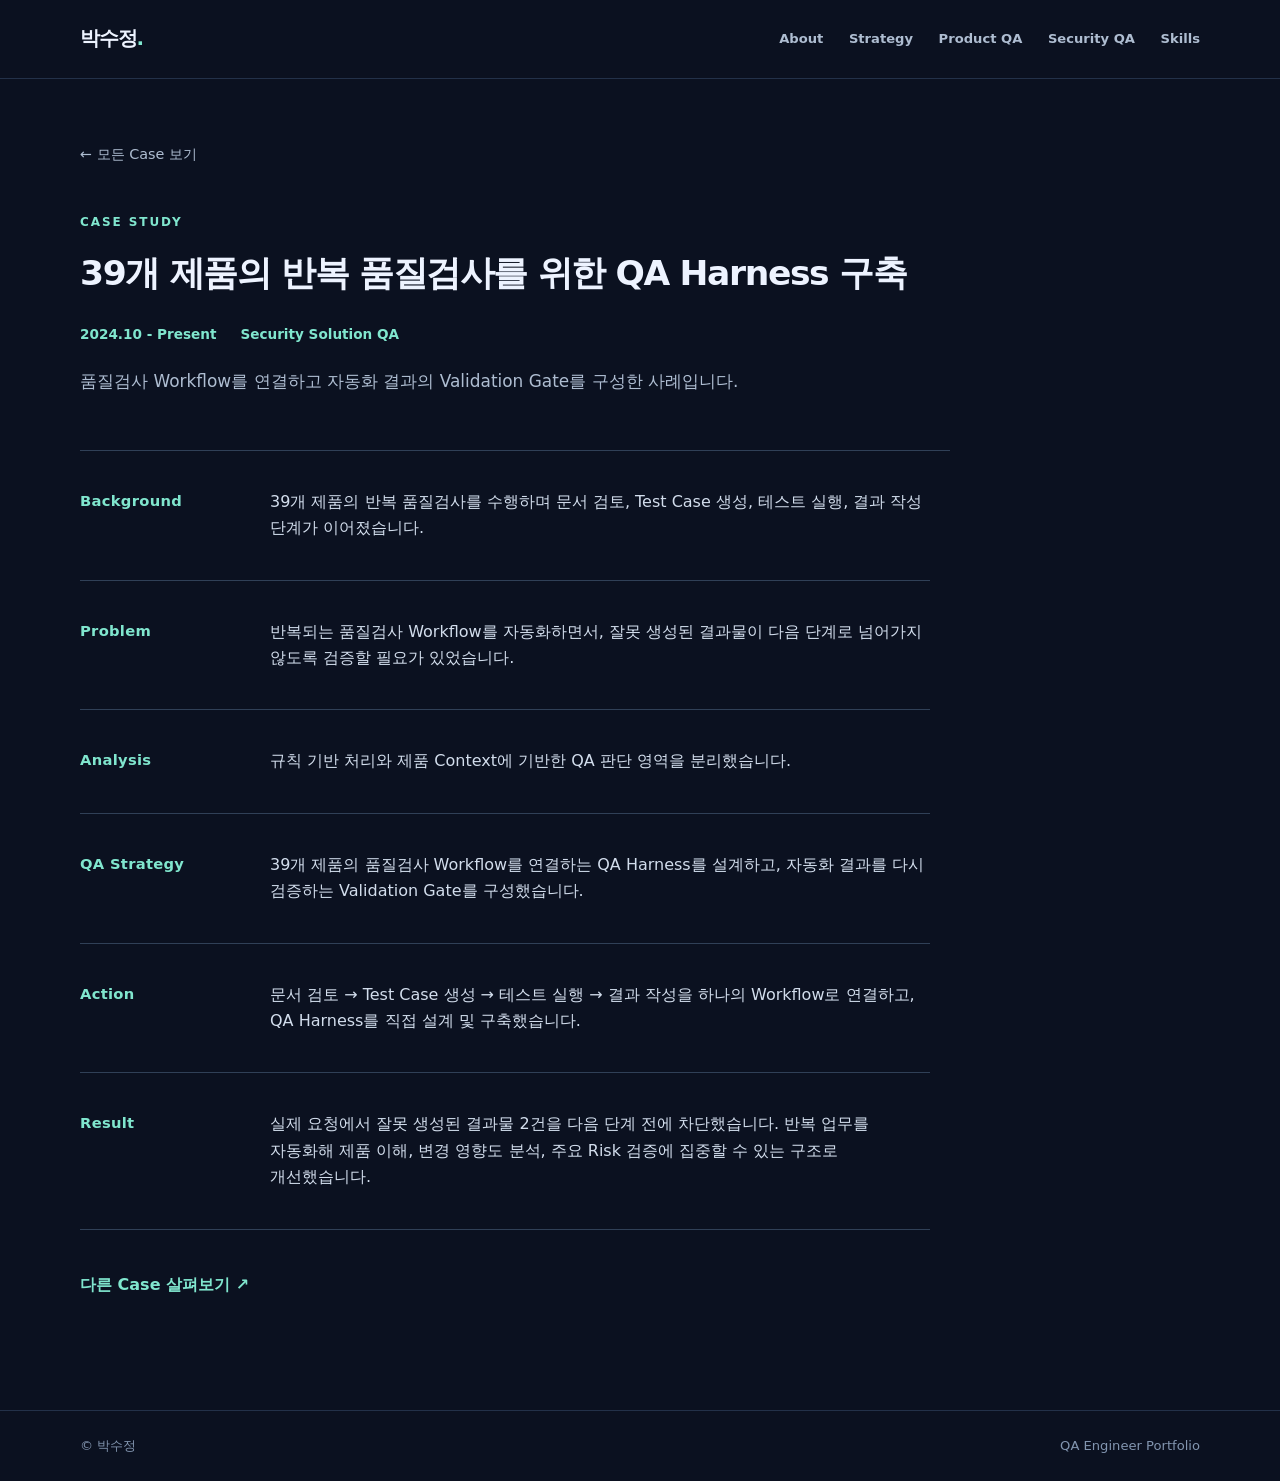
<file: cases/security-harness.html>
<!doctype html>
<html lang="ko">
<head>
  <meta charset="utf-8">
  <meta name="viewport" content="width=device-width, initial-scale=1">
  <meta name="description" content="39개 제품의 반복 품질검사를 위한 QA Harness 구축 사례">
  <title>39개 제품의 반복 품질검사를 위한 QA Harness 구축 | 박수정 QA Portfolio</title>
  <link rel="stylesheet" href="../assets/style.css">
</head>
<body>
  <a class="skip-link" href="#main">본문으로 이동</a>
  <header class="site-header"><div class="container header-inner">
    <a class="brand" href="../index.html" aria-label="박수정 홈">박수정<span>.</span></a>
    <nav class="site-nav" aria-label="주 메뉴"><a href="../index.html#about">About</a><a href="../index.html#strategy">Strategy</a><a href="../index.html#product">Product QA</a><a href="../index.html#security">Security QA</a><a href="../index.html#skills">Skills</a></nav>
  </div></header>
  <main class="container detail-main" id="main">
    <a class="back-link" href="../index.html#security">← 모든 Case 보기</a>
    <header class="detail-header">
      <p class="eyebrow">Case Study</p>
      <h1>39개 제품의 반복 품질검사를 위한 QA Harness 구축</h1>
      <div class="detail-meta"><span>2024.10 - Present</span><span>Security Solution QA</span></div>
      <p>품질검사 Workflow를 연결하고 자동화 결과의 Validation Gate를 구성한 사례입니다.</p>
    </header>
    <div class="detail-content">
    <section class="detail-block" aria-labelledby="block-1"><h2 id="block-1">Background</h2><p>39개 제품의 반복 품질검사를 수행하며 문서 검토, Test Case 생성, 테스트 실행, 결과 작성 단계가 이어졌습니다.</p></section>
    <section class="detail-block" aria-labelledby="block-2"><h2 id="block-2">Problem</h2><p>반복되는 품질검사 Workflow를 자동화하면서, 잘못 생성된 결과물이 다음 단계로 넘어가지 않도록 검증할 필요가 있었습니다.</p></section>
    <section class="detail-block" aria-labelledby="block-3"><h2 id="block-3">Analysis</h2><p>규칙 기반 처리와 제품 Context에 기반한 QA 판단 영역을 분리했습니다.</p></section>
    <section class="detail-block" aria-labelledby="block-4"><h2 id="block-4">QA Strategy</h2><p>39개 제품의 품질검사 Workflow를 연결하는 QA Harness를 설계하고, 자동화 결과를 다시 검증하는 Validation Gate를 구성했습니다.</p></section>
    <section class="detail-block" aria-labelledby="block-5"><h2 id="block-5">Action</h2><p>문서 검토 → Test Case 생성 → 테스트 실행 → 결과 작성을 하나의 Workflow로 연결하고, QA Harness를 직접 설계 및 구축했습니다.</p></section>
    <section class="detail-block" aria-labelledby="block-6"><h2 id="block-6">Result</h2><p>실제 요청에서 잘못 생성된 결과물 2건을 다음 단계 전에 차단했습니다. 반복 업무를 자동화해 제품 이해, 변경 영향도 분석, 주요 Risk 검증에 집중할 수 있는 구조로 개선했습니다.</p></section>
    </div>
    <a class="detail-next" href="../index.html#security">다른 Case 살펴보기 ↗</a>
  </main>
  <footer class="site-footer"><div class="container"><span>© 박수정</span><span>QA Engineer Portfolio</span></div></footer>
</body>
</html>
</file>
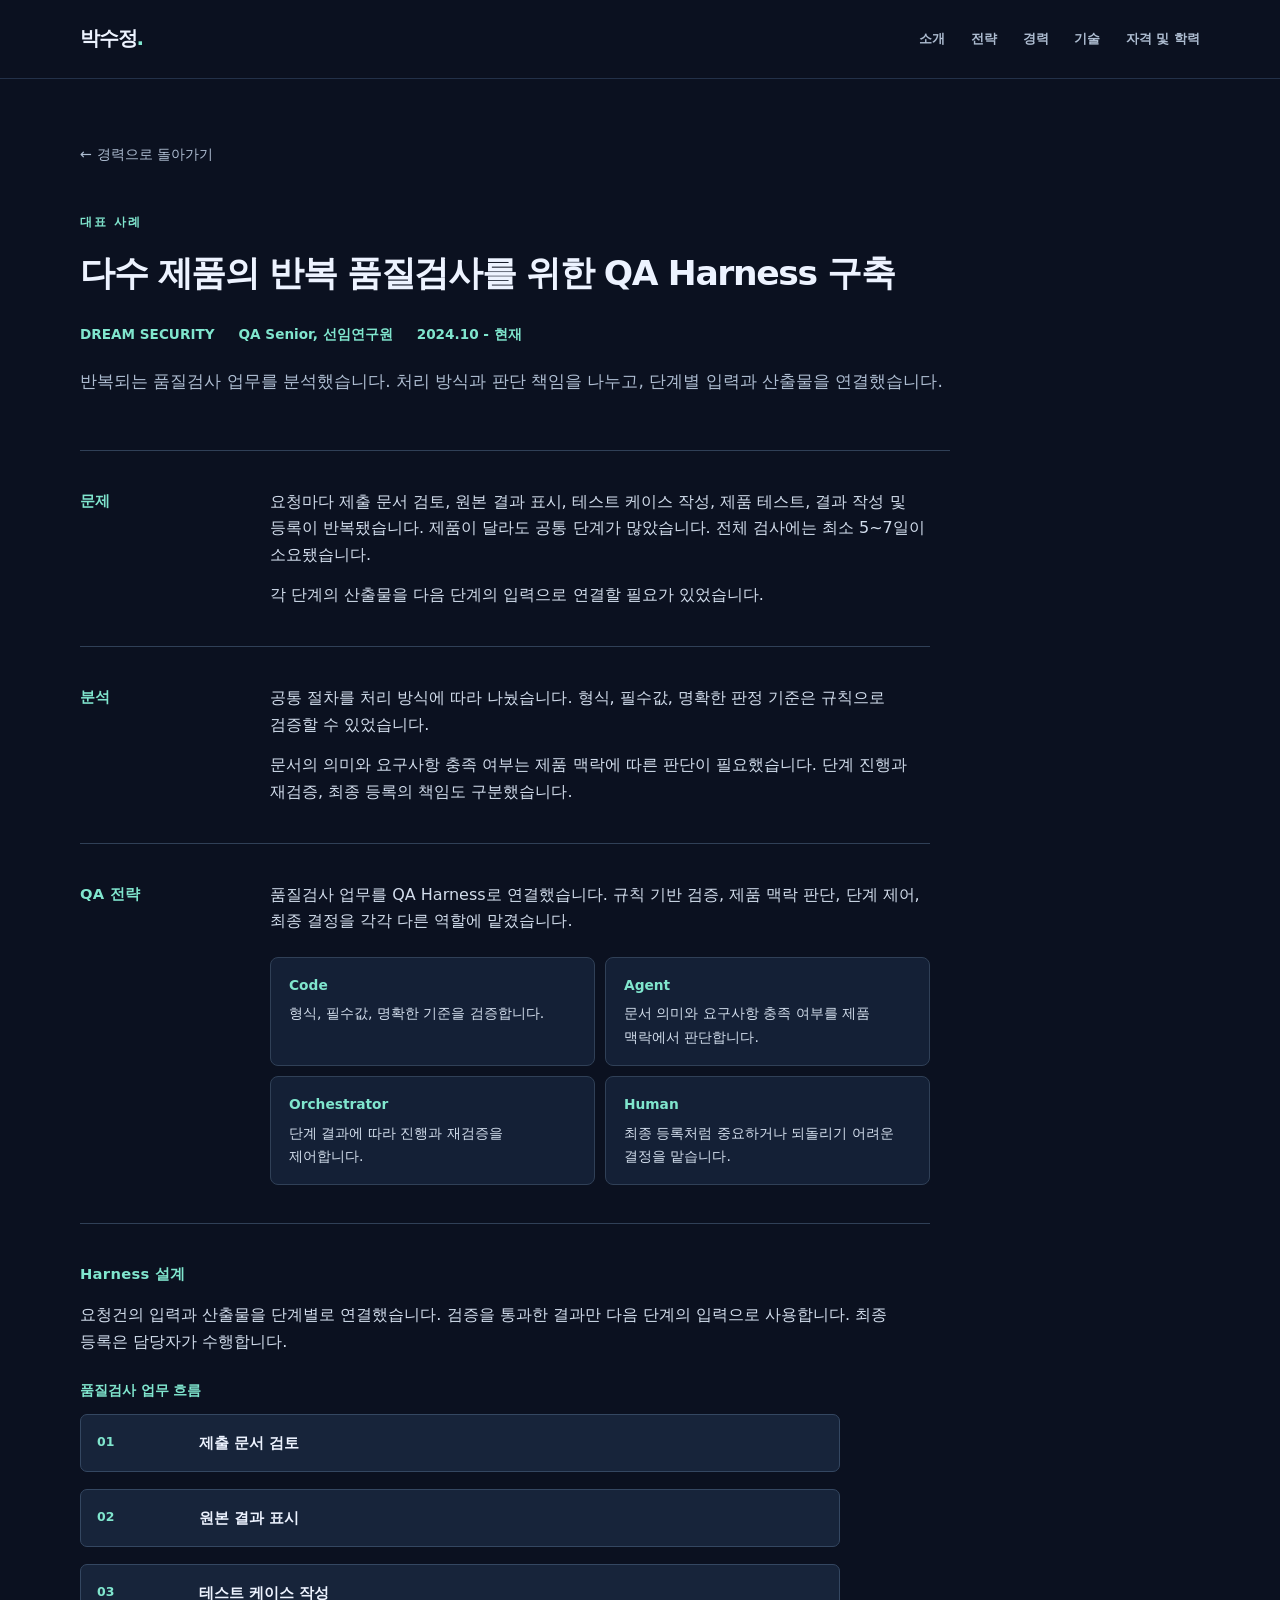
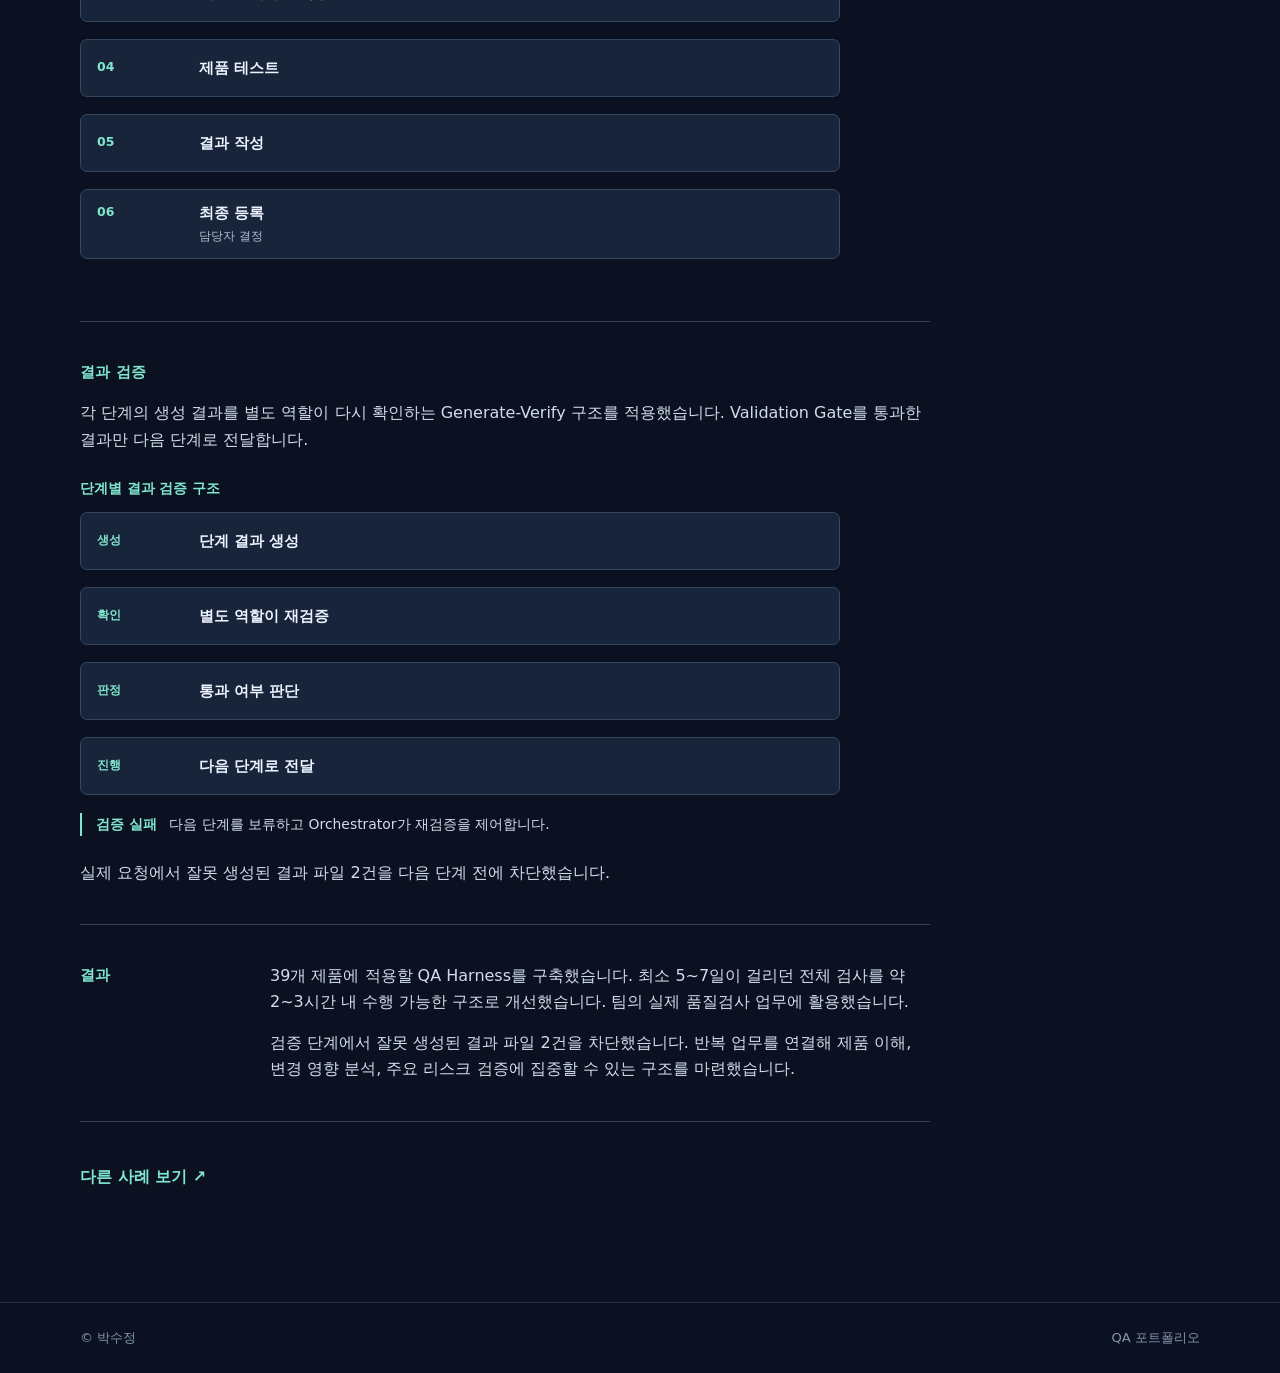
<file: cases/security-qa-harness.html>
<!doctype html>
<html lang="ko">
<head>
  <meta charset="utf-8">
  <meta name="viewport" content="width=device-width, initial-scale=1">
  <meta name="description" content="다수 제품의 반복 품질검사를 하나로 연결하고 단계별 결과를 검증하는 QA Harness 구축 사례">
  <title>다수 제품의 품질검사 QA Harness 구축 | 박수정 QA 포트폴리오</title>
  <link rel="stylesheet" href="../assets/style.css">
</head>
<body>
  <a class="skip-link" href="#main">본문으로 이동</a>
  <header class="site-header"><div class="container header-inner">
    <a class="brand" href="../index.html" aria-label="박수정 홈">박수정<span>.</span></a>
    <nav class="site-nav" aria-label="주 메뉴"><a href="../index.html#about">소개</a><a href="../index.html#strategy">전략</a><a href="../index.html#experience">경력</a><a href="../index.html#skills">기술</a><a href="../index.html#education">자격 및 학력</a></nav>
  </div></header>
  <main class="container detail-main" id="main">
    <a class="back-link" href="../index.html#dream-security">← 경력으로 돌아가기</a>
    <header class="detail-header">
      <p class="eyebrow">대표 사례</p>
      <h1>다수 제품의 반복 품질검사를 위한 QA Harness 구축</h1>
      <div class="detail-meta"><span>DREAM SECURITY</span><span>QA Senior, 선임연구원</span><span>2024.10 - 현재</span></div>
      <p>반복되는 품질검사 업무를 분석했습니다. 처리 방식과 판단 책임을 나누고, 단계별 입력과 산출물을 연결했습니다.</p>
    </header>

    <div class="detail-content">
      <section class="detail-block" aria-labelledby="problem-title">
        <h2 id="problem-title">문제</h2>
        <div>
          <p>요청마다 제출 문서 검토, 원본 결과 표시, 테스트 케이스 작성, 제품 테스트, 결과 작성 및 등록이 반복됐습니다. 제품이 달라도 공통 단계가 많았습니다. 전체 검사에는 최소 5~7일이 소요됐습니다.</p>
          <p>각 단계의 산출물을 다음 단계의 입력으로 연결할 필요가 있었습니다.</p>
        </div>
      </section>

      <section class="detail-block" aria-labelledby="analysis-title">
        <h2 id="analysis-title">분석</h2>
        <div>
          <p>공통 절차를 처리 방식에 따라 나눴습니다. 형식, 필수값, 명확한 판정 기준은 규칙으로 검증할 수 있었습니다.</p>
          <p>문서의 의미와 요구사항 충족 여부는 제품 맥락에 따른 판단이 필요했습니다. 단계 진행과 재검증, 최종 등록의 책임도 구분했습니다.</p>
        </div>
      </section>

      <section class="detail-block" aria-labelledby="strategy-title">
        <h2 id="strategy-title">QA 전략</h2>
        <div>
          <p>품질검사 업무를 QA Harness로 연결했습니다. 규칙 기반 검증, 제품 맥락 판단, 단계 제어, 최종 결정을 각각 다른 역할에 맡겼습니다.</p>
          <dl class="harness-roles">
            <div><dt>Code</dt><dd>형식, 필수값, 명확한 기준을 검증합니다.</dd></div>
            <div><dt>Agent</dt><dd>문서 의미와 요구사항 충족 여부를 제품 맥락에서 판단합니다.</dd></div>
            <div><dt>Orchestrator</dt><dd>단계 결과에 따라 진행과 재검증을 제어합니다.</dd></div>
            <div><dt>Human</dt><dd>최종 등록처럼 중요하거나 되돌리기 어려운 결정을 맡습니다.</dd></div>
          </dl>
        </div>
      </section>

      <section class="detail-block detail-block-wide" aria-labelledby="architecture-title">
        <h2 id="architecture-title">Harness 설계</h2>
        <div>
          <p>요청건의 입력과 산출물을 단계별로 연결했습니다. 검증을 통과한 결과만 다음 단계의 입력으로 사용합니다. 최종 등록은 담당자가 수행합니다.</p>
          <figure class="harness-diagram">
            <figcaption>품질검사 업무 흐름</figcaption>
            <ol class="diagram-steps workflow-steps">
              <li><span>01</span><strong>제출 문서 검토</strong></li>
              <li><span>02</span><strong>원본 결과 표시</strong></li>
              <li><span>03</span><strong>테스트 케이스 작성</strong></li>
              <li><span>04</span><strong>제품 테스트</strong></li>
              <li><span>05</span><strong>결과 작성</strong></li>
              <li><span>06</span><strong>최종 등록</strong><small>담당자 결정</small></li>
            </ol>
          </figure>
        </div>
      </section>

      <section class="detail-block detail-block-wide" aria-labelledby="validation-title">
        <h2 id="validation-title">결과 검증</h2>
        <div>
          <p>각 단계의 생성 결과를 별도 역할이 다시 확인하는 Generate-Verify 구조를 적용했습니다. Validation Gate를 통과한 결과만 다음 단계로 전달합니다.</p>
          <figure class="harness-diagram">
            <figcaption>단계별 결과 검증 구조</figcaption>
            <ol class="diagram-steps validation-steps">
              <li><span>생성</span><strong>단계 결과 생성</strong></li>
              <li><span>확인</span><strong>별도 역할이 재검증</strong></li>
              <li><span>판정</span><strong>통과 여부 판단</strong></li>
              <li><span>진행</span><strong>다음 단계로 전달</strong></li>
            </ol>
            <p class="diagram-note"><strong>검증 실패</strong> 다음 단계를 보류하고 Orchestrator가 재검증을 제어합니다.</p>
          </figure>
          <p>실제 요청에서 잘못 생성된 결과 파일 2건을 다음 단계 전에 차단했습니다.</p>
        </div>
      </section>

      <section class="detail-block" aria-labelledby="result-title">
        <h2 id="result-title">결과</h2>
        <div>
          <p>39개 제품에 적용할 QA Harness를 구축했습니다. 최소 5~7일이 걸리던 전체 검사를 약 2~3시간 내 수행 가능한 구조로 개선했습니다. 팀의 실제 품질검사 업무에 활용했습니다.</p>
          <p>검증 단계에서 잘못 생성된 결과 파일 2건을 차단했습니다. 반복 업무를 연결해 제품 이해, 변경 영향 분석, 주요 리스크 검증에 집중할 수 있는 구조를 마련했습니다.</p>
        </div>
      </section>
    </div>
    <a class="detail-next" href="../index.html#dream-security">다른 사례 보기 ↗</a>
  </main>
  <footer class="site-footer"><div class="container"><span>© 박수정</span><span>QA 포트폴리오</span></div></footer>
</body>
</html>
</file>
<file: assets/style.css>
:root {
  color-scheme: dark;
  font-family: system-ui, -apple-system, BlinkMacSystemFont, "Segoe UI", sans-serif;
  background: #0b1120;
  color: #edf3ff;
  line-height: 1.65;
}
* { box-sizing: border-box; }
html { scroll-behavior: smooth; }
body { margin: 0; min-width: 320px; }
a { color: inherit; }
a:focus-visible { outline: 2px solid #80e6ce; outline-offset: 4px; }
.skip-link { position: absolute; top: -60px; left: 16px; z-index: 10; padding: 8px 14px; background: #80e6ce; color: #0b1120; }
.skip-link:focus { top: 12px; }
.container { width: min(100% - 48px, 1120px); margin-inline: auto; }
.site-header { border-bottom: 1px solid #233149; }
.header-inner { display: flex; align-items: center; justify-content: space-between; gap: 32px; min-height: 78px; }
.brand { flex: none; font-size: 1.24rem; font-weight: 800; letter-spacing: -.06em; text-decoration: none; }
.brand span { color: #80e6ce; }
.site-nav { display: flex; align-items: center; gap: clamp(12px, 2vw, 26px); }
.site-nav a { color: #aebdd1; font-size: .82rem; font-weight: 600; white-space: nowrap; text-decoration: none; }
.site-nav a:hover, .profile-links a:hover { color: #80e6ce; }
.eyebrow { margin: 0 0 18px; color: #80e6ce; font-size: .75rem; font-weight: 800; letter-spacing: .16em; text-transform: uppercase; }
.eyebrow span { display: inline-block; margin-right: 10px; padding: 3px 7px; border: 1px solid #3a726e; border-radius: 4px; letter-spacing: 0; }
.hero { display: grid; grid-template-columns: minmax(0, 1.9fr) minmax(260px, .6fr); align-items: end; gap: 42px clamp(36px, 5vw, 70px); padding-block: clamp(100px, 11vw, 154px); }
.hero-copy { max-width: 760px; }
.hero-name { margin: 0 0 28px; font-size: 1.15rem; font-weight: 800; letter-spacing: -.035em; }
.hero-name span { display: inline-block; margin-left: 12px; color: #aebdd1; font-size: .86rem; font-weight: 600; letter-spacing: 0; }
.hero h1 { margin: 0; max-width: 760px; font-size: clamp(2.2rem, 3.5vw, 3.2rem); line-height: 1.16; letter-spacing: -.06em; word-break: keep-all; }
.hero h1 span { color: #80e6ce; }
.lead { max-width: 620px; margin: 34px 0 0; color: #d2ddec; font-size: 1.03rem; word-break: keep-all; }
.supporting-copy { max-width: 580px; margin: 12px 0 0; color: #9fb0c4; font-size: .94rem; word-break: keep-all; }
.profile-card { padding: 24px; border: 1px solid #2c3d54; border-radius: 14px; background: #101b2e; }
.profile-card .eyebrow { margin-bottom: 12px; }
.profile-links { display: grid; gap: 12px; margin-top: 20px; }
.profile-links > div { padding-top: 0; }
.profile-links > div > span { display: block; color: #80e6ce; font-size: .7rem; font-weight: 700; }
.profile-links a { display: flex; justify-content: space-between; gap: 6px; margin-top: 3px; font-size: .8rem; overflow-wrap: anywhere; text-decoration: none; }
.profile-links a span { flex: none; }
.section { padding-block: clamp(76px, 9vw, 122px); scroll-margin-top: 24px; }
.section-tint { border-block: 1px solid #1f2c40; background: #111b2c; }
.section-heading { margin-bottom: 46px; }
.section-heading h2 { margin: 0; font-size: clamp(1.55rem, 2.3vw, 2rem); line-height: 1.3; letter-spacing: -.04em; word-break: keep-all; }
.section-heading > p:last-child { margin: 16px 0 0; color: #aebdd1; }
.strategy-flow { position: relative; display: grid; grid-template-columns: repeat(5, minmax(0, 1fr)); gap: 12px; margin: 0; padding: 0; list-style: none; }
.strategy-flow::before { position: absolute; top: 20px; right: 20px; left: 20px; height: 2px; background: #375d63; content: ""; }
.strategy-flow > li { position: relative; min-width: 0; padding-right: 12px; }
.step-number { position: relative; z-index: 1; display: grid; place-items: center; width: 42px; height: 42px; border: 1px solid #80e6ce; border-radius: 50%; background: #111b2c; color: #80e6ce; font-size: .76rem; font-weight: 800; line-height: 1; }
.strategy-flow h3 { margin: 20px 0 12px; font-size: 1.18rem; letter-spacing: -.03em; }
.term-list, .skill-list { display: flex; flex-wrap: wrap; gap: 6px; margin: 0; padding: 0; list-style: none; }
.term-list li, .skill-list li { padding: 3px 7px; border: 1px solid #344761; border-radius: 4px; color: #b8c9da; font-size: .77rem; line-height: 1.4; }
.term-list li { padding: 5px 8px; font-size: .8rem; }
.experience { margin-top: 24px; padding: clamp(26px, 4vw, 44px); border: 1px solid #2b3c52; border-radius: 16px; background: #101a2b; scroll-margin-top: 24px; }
.experience-header { display: flex; justify-content: space-between; align-items: flex-start; gap: 18px; }
.experience-number { margin: 0 0 10px; color: #80e6ce; font-size: .75rem; font-weight: 800; letter-spacing: .08em; text-transform: uppercase; }
.experience-header h3 { margin: 0; font-size: clamp(1.3rem, 1.8vw, 1.6rem); line-height: 1.3; letter-spacing: -.03em; }
.experience-role { margin: 8px 0 0; color: #d2ddec; font-size: .95rem; font-weight: 700; }
.experience-role span { margin-left: 8px; color: #aebdd1; font-weight: 500; }
.experience-date { flex: none; margin-top: 24px; color: #80e6ce; font-size: .84rem; font-weight: 700; }
.experience-summary { max-width: 820px; margin: 24px 0 0; color: #b8c7da; font-size: 1rem; word-break: keep-all; }
.app-types { display: flex; flex-wrap: wrap; gap: 8px; margin-top: 16px; }
.app-types span { padding: 5px 10px; border: 1px solid #344761; border-radius: 5px; color: #b8c7da; font-size: .79rem; }
.app-types strong { margin-left: 6px; color: #80e6ce; }
.responsibilities { display: grid; grid-template-columns: 120px minmax(0, 1fr); gap: 20px; margin-top: 34px; }
.responsibilities h4, .cases-heading { margin: 0; color: #80e6ce; font-size: .86rem; font-weight: 800; }
.responsibilities ul { display: grid; grid-template-columns: repeat(2, minmax(0, 1fr)); gap: 8px 28px; margin: 0; padding-left: 18px; color: #b8c7da; font-size: .9rem; word-break: keep-all; }
.cases-heading { margin: 42px 0 18px; }
.case-grid { display: grid; grid-template-columns: repeat(2, minmax(0, 1fr)); gap: 18px; }
.case-card { display: flex; flex-direction: column; min-height: 374px; padding: clamp(24px, 3vw, 34px); border: 1px solid #34465e; border-radius: 12px; background: #17243a; text-decoration: none; transition: border-color .15s ease; }
.case-card:hover { border-color: #80e6ce; }
.case-top { display: flex; justify-content: space-between; gap: 16px; font-size: .75rem; font-weight: 800; letter-spacing: .08em; }
.case-index { color: #80e6ce; }
.case-tag { padding: 3px 8px; border: 1px solid #3a5263; border-radius: 4px; color: #b4c7d7; font-size: .68rem; letter-spacing: 0; }
.case-feature { margin: 28px 0 0; }
.case-feature dt { color: #9bb0c3; font-size: .76rem; font-weight: 700; }
.case-feature dd { margin: 8px 0 0; }
.case-feature strong { display: block; color: #80e6ce; font-size: clamp(1.55rem, 2.35vw, 2rem); line-height: 1.28; letter-spacing: -.045em; word-break: keep-all; }
.case-feature-long strong { font-size: clamp(1.35rem, 1.9vw, 1.65rem); }
.case-card h5 { margin: 20px 0 0; font-size: 1.25rem; line-height: 1.4; letter-spacing: -.02em; word-break: keep-all; }
.case-details { display: grid; grid-template-columns: repeat(2, minmax(0, 1fr)); gap: 16px 22px; margin: 24px 0 0; }
.case-details div { min-width: 0; }
.case-details div:last-child:nth-child(odd) { grid-column: 1 / -1; }
.case-details dt { color: #91a8bd; font-size: .72rem; font-weight: 700; }
.case-details dd { margin: 4px 0 0; color: #cbd8e6; font-size: .88rem; word-break: keep-all; }
.case-link { display: block; margin-top: auto; padding-top: 22px; color: #80e6ce; font-size: 1.3rem; text-align: right; }
.skills-grid { display: grid; grid-template-columns: repeat(4, minmax(0, 1fr)); gap: 16px; }
.skill-group { padding: 22px 0; border-top: 2px solid #80e6ce; }
.skill-group h3 { margin: 0 0 12px; font-size: 1rem; }
.credentials-grid { display: grid; grid-template-columns: repeat(2, minmax(0, 1fr)); gap: 18px; }
.credential { padding: 25px 28px; border: 1px solid #304057; border-radius: 10px; background: #142036; }
.credential h3 { margin: 0 0 22px; color: #80e6ce; font-size: .86rem; }
.credential p { margin: 0 0 5px; font-size: 1.13rem; font-weight: 700; }
.credential time { color: #aebdd1; font-size: .84rem; }
.site-footer { padding-block: 24px; border-top: 1px solid #233149; color: #8295af; font-size: .82rem; }
.site-footer .container { display: flex; justify-content: space-between; gap: 16px; }
.detail-main { padding-block: 62px 112px; }
.back-link { display: inline-block; margin-bottom: 46px; color: #aebdd1; font-size: .9rem; text-decoration: none; }
.back-link:hover { color: #80e6ce; }
.detail-header { max-width: 870px; padding-bottom: 54px; border-bottom: 1px solid #304057; }
.detail-header h1 { margin: 0; font-size: clamp(1.75rem, 2.7vw, 2.3rem); line-height: 1.3; letter-spacing: -.04em; word-break: keep-all; }
.detail-header > p:last-child { margin: 22px 0 0; color: #aebdd1; font-size: 1.06rem; }
.detail-meta { display: flex; flex-wrap: wrap; gap: 8px 24px; margin-top: 28px; color: #80e6ce; font-size: .85rem; font-weight: 700; }
.detail-highlights { display: grid; grid-template-columns: repeat(3, minmax(0, 1fr)); gap: 16px; max-width: 850px; margin: 34px 0 0; }
.detail-highlights div { padding: 20px 22px; border: 1px solid #304057; border-radius: 10px; background: #142036; }
.detail-highlights dt { color: #aebdd1; font-size: .76rem; font-weight: 700; }
.detail-highlights dd { margin: 7px 0 0; color: #80e6ce; font-size: clamp(1.1rem, 2vw, 1.5rem); font-weight: 800; line-height: 1.3; word-break: keep-all; }
.detail-flow { display: flex; flex-wrap: wrap; gap: 10px; max-width: 850px; margin: 24px 0 0; padding: 0; list-style: none; }
.detail-flow li { display: flex; align-items: center; gap: 10px; color: #d2ddec; font-size: .86rem; font-weight: 700; }
.detail-flow li + li::before { color: #80e6ce; content: "→"; }
.detail-content { max-width: 850px; }
.detail-block { display: grid; grid-template-columns: 160px minmax(0, 1fr); gap: 30px; padding: 38px 0; border-bottom: 1px solid #304057; }
.detail-block h2 { margin: 0; color: #80e6ce; font-size: .92rem; font-weight: 800; letter-spacing: .02em; }
.detail-block p, .detail-block ul { margin: 0; color: #d2ddec; word-break: keep-all; }
.detail-block p + p { margin-top: 14px; }
.detail-block ul { padding-left: 20px; }
.detail-block li + li { margin-top: 9px; }
.detail-block-wide { grid-template-columns: 1fr; gap: 16px; }
.harness-roles { display: grid; grid-template-columns: repeat(2, minmax(0, 1fr)); gap: 10px; margin: 22px 0 0; }
.harness-roles div { padding: 16px 18px; border: 1px solid #304057; border-radius: 8px; background: #142036; }
.harness-roles dt { color: #80e6ce; font-size: .86rem; font-weight: 800; }
.harness-roles dd { margin: 6px 0 0; color: #d2ddec; font-size: .88rem; word-break: keep-all; }
.harness-diagram { max-width: 760px; margin: 24px 0; }
.harness-diagram figcaption { margin-bottom: 12px; color: #80e6ce; font-size: .85rem; font-weight: 800; }
.diagram-steps { display: grid; gap: 8px; margin: 0; padding: 0; list-style: none; }
.diagram-steps li { display: grid; grid-template-columns: 90px minmax(0, 1fr); align-items: center; gap: 12px; min-height: 58px; padding: 12px 16px; border: 1px solid #344761; border-radius: 7px; background: #17243a; }
.diagram-steps li span { color: #80e6ce; font-size: .78rem; font-weight: 800; }
.diagram-steps li strong { font-size: .92rem; line-height: 1.45; word-break: keep-all; }
.diagram-steps li small { grid-column: 2; margin-top: -8px; color: #aebdd1; font-size: .73rem; }
.harness-diagram .diagram-note { margin: 18px 0 0; padding-left: 14px; border-left: 2px solid #80e6ce; color: #d2ddec; font-size: .87rem; }
.diagram-note strong { margin-right: 8px; color: #80e6ce; }
.detail-next { display: inline-block; margin-top: 42px; color: #80e6ce; font-weight: 700; text-decoration: none; }
.detail-next:hover { text-decoration: underline; }
@media (max-width: 900px) {
  .header-inner { align-items: flex-start; flex-direction: column; justify-content: center; gap: 10px; padding-block: 16px; }
  .site-nav { width: 100%; overflow-x: auto; padding-bottom: 5px; }
  .hero { grid-template-columns: 1fr; padding-block: 96px; }
  .profile-card { max-width: 420px; }
  .strategy-flow { grid-template-columns: 1fr; gap: 26px; }
  .strategy-flow::before { top: 20px; right: auto; bottom: 20px; left: 20px; width: 2px; height: auto; }
  .strategy-flow > li { min-height: 42px; padding: 0 0 0 68px; }
  .step-number { position: absolute; top: 0; left: 0; }
  .strategy-flow h3 { margin: 2px 0 10px; }
  .skills-grid { grid-template-columns: repeat(2, minmax(0, 1fr)); }
}
@media (max-width: 640px) {
  .container { width: min(100% - 36px, 1120px); }
  .site-nav { display: grid; grid-template-columns: repeat(3, max-content); gap: 8px 18px; overflow-x: visible; }
  .hero { gap: 40px; padding-block: 74px 90px; }
  .hero h1 { font-size: clamp(1.95rem, 7vw, 2.45rem); }
  .section { padding-block: 70px; }
  .case-grid, .credentials-grid { grid-template-columns: 1fr; }
  .experience { margin-top: 18px; padding: 24px 18px; }
  .experience-header { flex-direction: column; gap: 4px; }
  .experience-date { margin-top: 0; }
  .responsibilities { grid-template-columns: 1fr; gap: 12px; }
  .responsibilities ul { grid-template-columns: 1fr; }
  .case-card { min-height: 0; padding: 24px; }
  .case-details { grid-template-columns: 1fr; gap: 12px; }
  .case-details div:last-child:nth-child(odd) { grid-column: auto; }
  .case-feature strong { font-size: clamp(1.5rem, 6vw, 1.9rem); }
  .case-feature-long strong { font-size: clamp(1.35rem, 5.4vw, 1.6rem); }
  .detail-main { padding-block: 42px 80px; }
  .detail-highlights { grid-template-columns: 1fr; gap: 8px; }
  .detail-highlights div { padding: 15px 18px; }
  .detail-flow { flex-direction: column; gap: 7px; }
  .detail-flow li + li::before { transform: rotate(90deg); }
  .back-link { margin-bottom: 32px; }
  .detail-block { grid-template-columns: 1fr; gap: 10px; padding-block: 28px; }
  .harness-roles { grid-template-columns: 1fr; }
  .diagram-steps li { grid-template-columns: 72px minmax(0, 1fr); padding: 12px; }
}
@media (prefers-reduced-motion: reduce) {
  html { scroll-behavior: auto; }
  .case-card { transition: none; }
}
</file>
